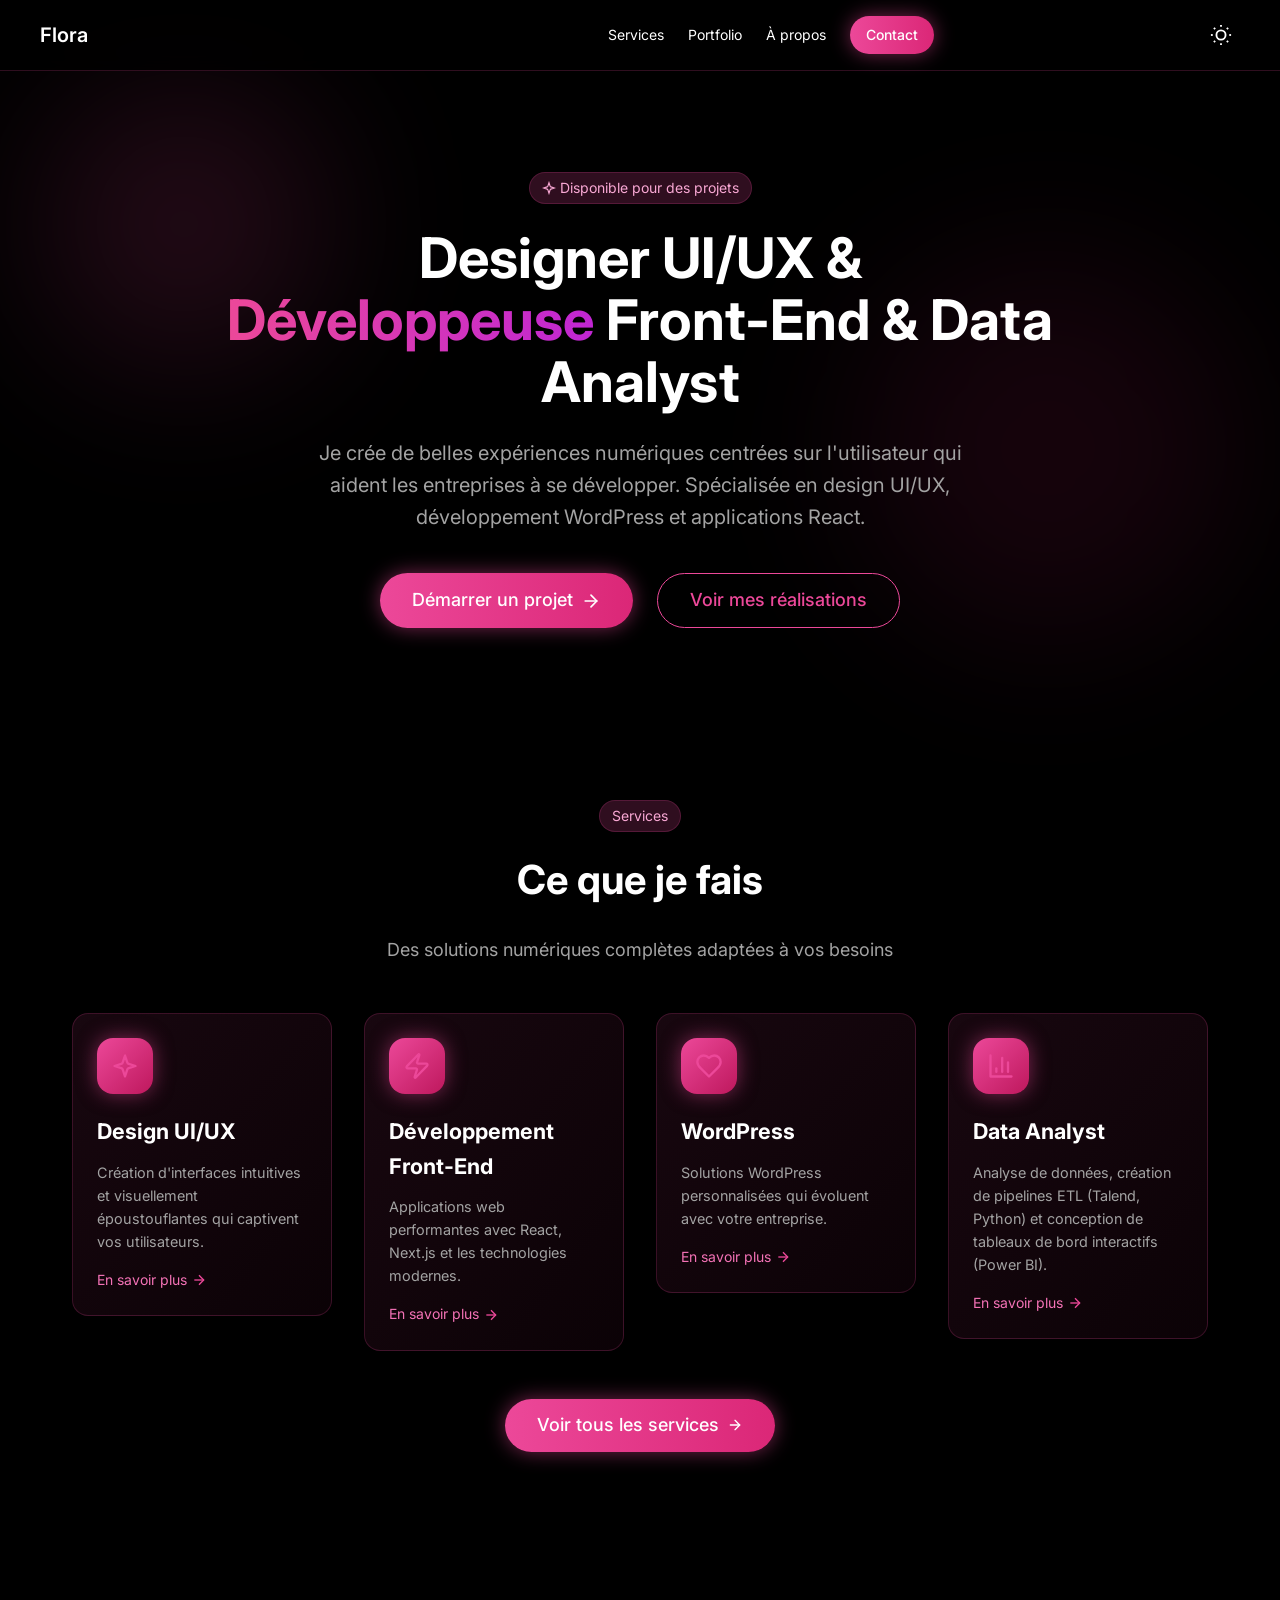
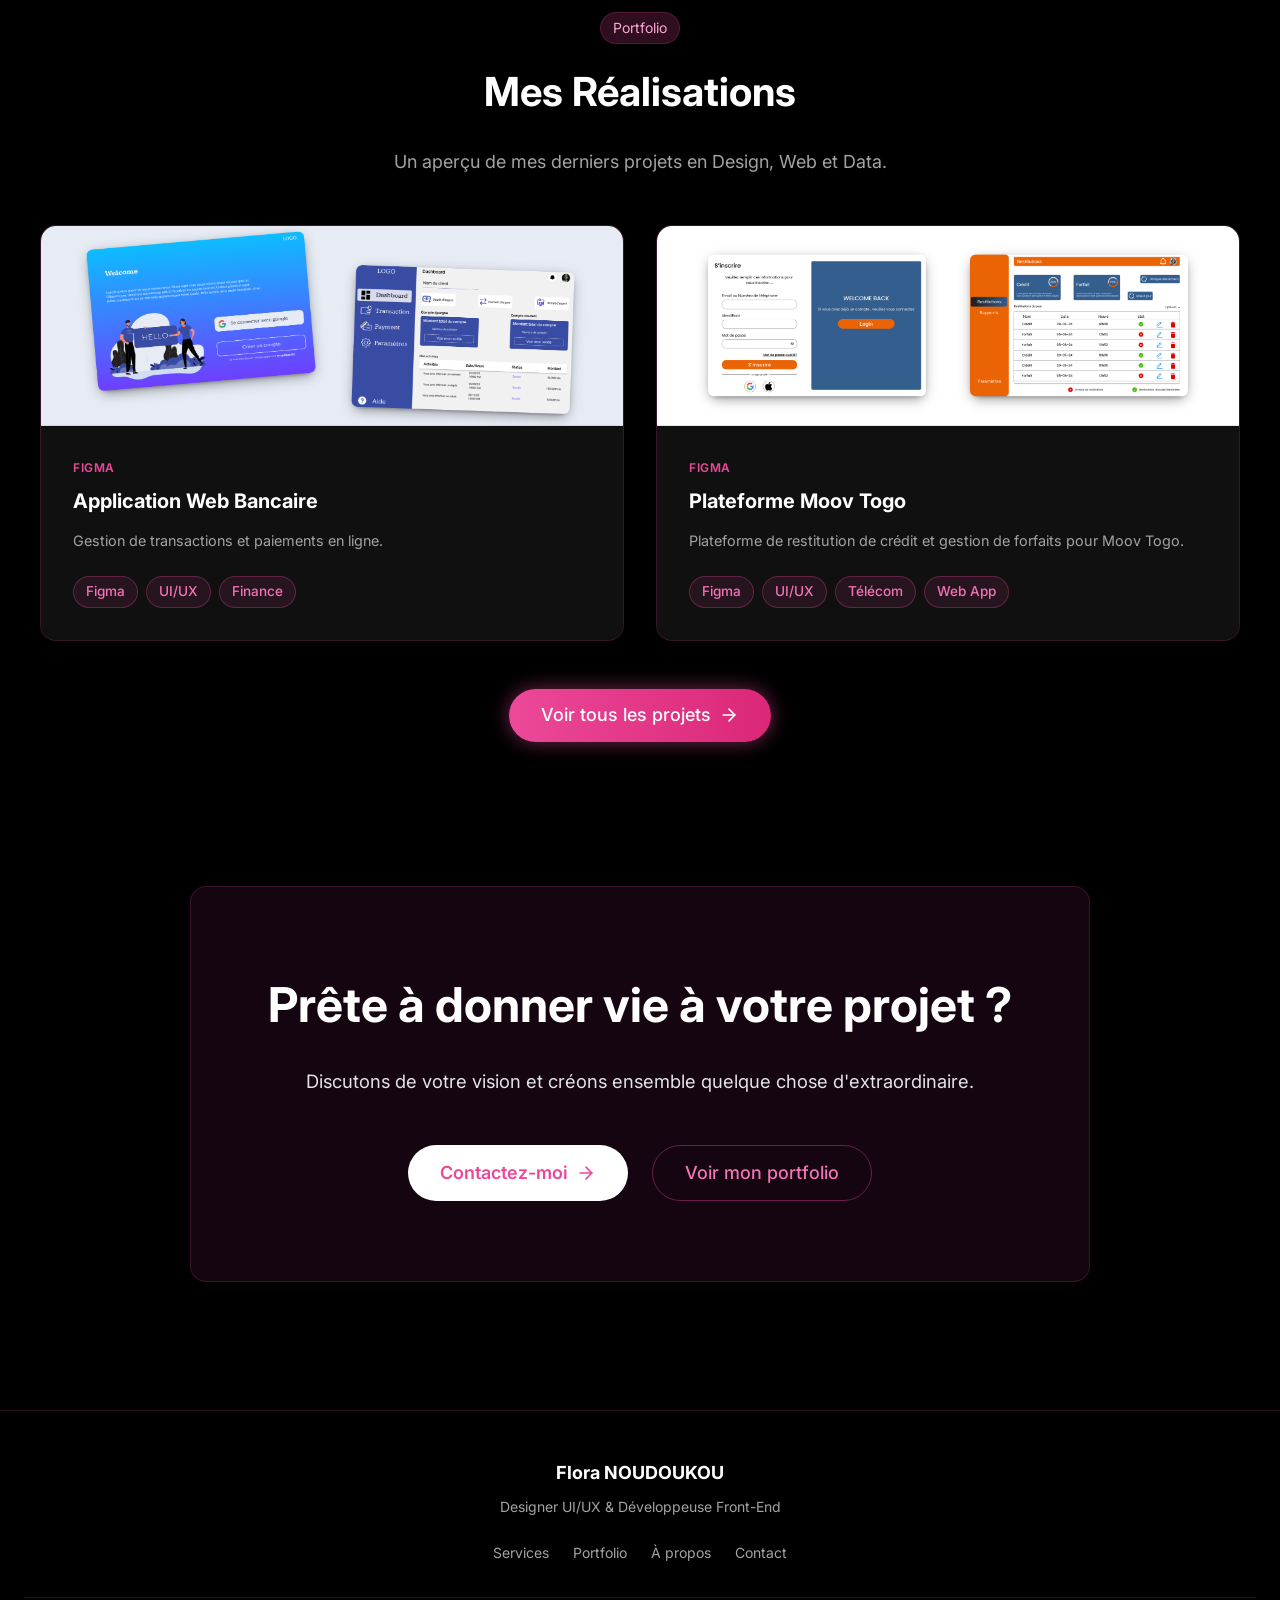
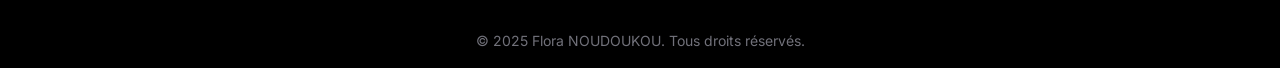
<file: index.html>
<!DOCTYPE html>
<html lang="fr">

<head>
  <meta charset="UTF-8">
  <meta name="viewport" content="width=device-width, initial-scale=1.0">
  <title>Flora - Portfolio</title>
  <link rel="stylesheet" href="style.css">
  <link href="https://fonts.googleapis.com/css2?family=Inter:wght@400;500;600;700&display=swap" rel="stylesheet">
</head>

<body>
  <nav class="navbar">
    <div class="nav-container">
      <a href="index.html" class="logo">Flora</a>
      <button id="mobile-menu-toggle" class="mobile-menu-btn" aria-label="Menu">
        <svg viewBox="0 0 24 24" fill="none" stroke="currentColor" stroke-width="2" stroke-linecap="round"
          stroke-linejoin="round">
          <line x1="3" y1="12" x2="21" y2="12"></line>
          <line x1="3" y1="6" x2="21" y2="6"></line>
          <line x1="3" y1="18" x2="21" y2="18"></line>
        </svg>
      </button>
      <div class="nav-links desktop-only">
        <a href="services.html">Services</a>
        <a href="#portfolio">Portfolio</a>
        <a href="about.html">À propos</a>
        <a href="contact.html" class="btn btn-primary glow-pink btn-sm">Contact</a>
      </div>
      <button class="theme-toggle-btn ml-2" aria-label="Changer le thème"
        style="background: none; border: none; cursor: pointer; color: var(--text-color); display: flex; align-items: center; justify-content: center; padding: 0.5rem;">
        <svg class="sun-icon" width="22" height="22" viewBox="0 0 24 24" fill="none" stroke="currentColor"
          stroke-width="2">
          <circle cx="12" cy="12" r="5" />
          <line x1="12" y1="1" x2="12" y2="3" />
          <line x1="12" y1="21" x2="12" y2="23" />
          <line x1="4.22" y1="4.22" x2="5.64" y2="5.64" />
          <line x1="18.36" y1="18.36" x2="19.78" y2="19.78" />
          <line x1="1" y1="12" x2="3" y2="12" />
          <line x1="21" y1="12" x2="23" y2="12" />
          <line x1="4.22" y1="19.78" x2="5.64" y2="18.36" />
          <line x1="18.36" y1="5.64" x2="19.78" y2="4.22" />
        </svg>
        <svg class="moon-icon" width="22" height="22" viewBox="0 0 24 24" fill="none" stroke="currentColor"
          stroke-width="2" style="display: none;">
          <path d="M21 12.79A9 9 0 1 1 11.21 3 7 7 0 0 0 21 12.79z" />
        </svg>
      </button>
    </div>
  </nav>

  <section class="hero relative-container">
    <div class="bg-orb orb-1"></div>
    <div class="bg-orb orb-2"></div>

    <div class="z-10 container">
      <div class="badge mb-6">
        <svg width="14" height="14" viewBox="0 0 24 24" fill="none" stroke="currentColor" stroke-width="2" class="mr-1">
          <path
            d="m12 3-1.912 5.813a2 2 0 0 1-1.275 1.275L3 12l5.813 1.912a2 2 0 0 1 1.275 1.275L12 21l1.912-5.813a2 2 0 0 1 1.275-1.275L21 12l-5.813-1.912a2 2 0 0 1-1.275-1.275L12 3Z" />
        </svg>
        Disponible pour des projets
      </div>

      <h1 class="hero-title">
        Designer UI/UX & <br>
        <span class="text-gradient">Développeuse</span> Front-End & Data Analyst
      </h1>

      <p class="hero-description">
        Je crée de belles expériences numériques centrées sur l'utilisateur qui aident les entreprises à se développer.
        Spécialisée en design UI/UX, développement WordPress et applications React.
      </p>

      <div class="button-group">
        <a href="contact.html" class="btn btn-primary glow-pink btn-lg">
          Démarrer un projet
          <svg width="20" height="20" viewBox="0 0 24 24" fill="none" stroke="currentColor" stroke-width="2"
            stroke-linecap="round" stroke-linejoin="round" class="ml-2">
            <path d="M5 12h14" />
            <path d="m12 5 7 7-7 7" />
          </svg>
        </a>
        <a href="portfolio.html" class="btn btn-outline btn-lg">Voir mes réalisations</a>
      </div>
    </div>
  </section>

  <section id="services" class="services-section">
    <div class="container text-center">
      <div class="badge mb-4">Services</div>
      <h2 class="section-title">Ce que je fais</h2>
      <p class="section-subtitle">Des solutions numériques complètes adaptées à vos besoins</p>

      <div class="grid-4">
        <div class="card group">
          <div class="card-icon glow-pink">
            <svg width="28" height="28" viewBox="0 0 24 24" fill="none" stroke="white" stroke-width="2"
              stroke-linecap="round" stroke-linejoin="round">
              <path
                d="m12 3-1.912 5.813a2 2 0 0 1-1.275 1.275L3 12l5.813 1.912a2 2 0 0 1 1.275 1.275L12 21l1.912-5.813a2 2 0 0 1 1.275-1.275L21 12l-5.813-1.912a2 2 0 0 1-1.275-1.275L12 3Z" />
            </svg>
          </div>
          <h3>Design UI/UX</h3>
          <p>Création d'interfaces intuitives et visuellement époustouflantes qui captivent vos utilisateurs.</p>
          <a href="#uiux" class="btn-link">En savoir plus <svg width="16" height="16" viewBox="0 0 24 24" fill="none"
              stroke="currentColor" stroke-width="2" class="ml-1">
              <path d="M5 12h14" />
              <path d="m12 5 7 7-7 7" />
            </svg></a>
        </div>

        <div class="card group">
          <div class="card-icon glow-pink">
            <svg width="28" height="28" viewBox="0 0 24 24" fill="none" stroke="white" stroke-width="2"
              stroke-linecap="round" stroke-linejoin="round">
              <path
                d="M4 14a1 1 0 0 1-.78-1.63l9.9-10.2a.5.5 0 0 1 .86.46l-1.92 6.02A1 1 0 0 0 13 10h7a1 1 0 0 1 .78 1.63l-9.9 10.2a.5.5 0 0 1-.86-.46l1.92-6.02A1 1 0 0 0 11 14z" />
            </svg>
          </div>
          <h3>Développement Front-End</h3>
          <p>Applications web performantes avec React, Next.js et les technologies modernes.</p>
          <a href="#frontend" class="btn-link">En savoir plus <svg width="16" height="16" viewBox="0 0 24 24"
              fill="none" stroke="currentColor" stroke-width="2" class="ml-1">
              <path d="M5 12h14" />
              <path d="m12 5 7 7-7 7" />
            </svg></a>
        </div>

        <div class="card group">
          <div class="card-icon glow-pink">
            <svg width="28" height="28" viewBox="0 0 24 24" fill="none" stroke="white" stroke-width="2"
              stroke-linecap="round" stroke-linejoin="round">
              <path
                d="M19 14c1.49-1.46 3-3.21 3-5.5A5.5 5.5 0 0 0 16.5 3c-1.76 0-3 .5-4.5 2-1.5-1.5-2.74-2-4.5-2A5.5 5.5 0 0 0 2 8.5c0 2.3 1.5 4.05 3 5.5l7 7Z" />
            </svg>
          </div>
          <h3>WordPress</h3>
          <p>Solutions WordPress personnalisées qui évoluent avec votre entreprise.</p>
          <a href="#wordpress" class="btn-link">En savoir plus <svg width="16" height="16" viewBox="0 0 24 24"
              fill="none" stroke="currentColor" stroke-width="2" class="ml-1">
              <path d="M5 12h14" />
              <path d="m12 5 7 7-7 7" />
            </svg></a>
        </div>

        <div class="card group">
          <div class="card-icon glow-pink">
            <svg width="28" height="28" viewBox="0 0 24 24" fill="none" stroke="white" stroke-width="2"
              stroke-linecap="round" stroke-linejoin="round">
              <path d="M3 3v18h18" />
              <path d="M18 17V9" />
              <path d="M13 17V5" />
              <path d="M8 17v-3" />
            </svg>
          </div>
          <h3>Data Analyst</h3>
          <p>Analyse de données, création de pipelines ETL (Talend, Python) et conception de tableaux de bord
            interactifs (Power BI).</p>
          <a href="services.html#data" class="btn-link">En savoir plus
            <svg width="16" height="16" viewBox="0 0 24 24" fill="none" stroke="currentColor" stroke-width="2"
              class="ml-1">
              <path d="M5 12h14" />
              <path d="m12 5 7 7-7 7" />
            </svg>
          </a>
        </div>
      </div>

      <div class="mt-12">
        <a href="services.html" class="btn btn-primary glow-pink btn-lg inline-flex">
          Voir tous les services
          <svg width="16" height="16" viewBox="0 0 24 24" fill="none" stroke="currentColor" stroke-width="2"
            stroke-linecap="round" stroke-linejoin="round" class="ml-2">
            <path d="M5 12h14" />
            <path d="m12 5 7 7-7 7" />
          </svg>
        </a>
      </div>
    </div>
  </section>

  <section id="portfolio" class="portfolio-section container">
    <div class="text-center mb-12">
      <div class="badge mb-4">Portfolio</div>
      <h2 class="section-title">Mes Réalisations</h2>
      <p class="section-subtitle">Un aperçu de mes derniers projets en Design, Web et Data.</p>
    </div>

    <div id="portfolio-grid-home" class="grid-3"></div>

    <div class="text-center mt-12">
      <a href="portfolio.html" class="btn btn-primary glow-pink btn-lg inline-flex">
        Voir tous les projets
        <svg width="20" height="20" viewBox="0 0 24 24" fill="none" stroke="currentColor" stroke-width="2"
          stroke-linecap="round" stroke-linejoin="round" class="ml-2">
          <path d="M5 12h14" />
          <path d="m12 5 7 7-7 7" />
        </svg>
      </a>
    </div>
  </section>

  <section class="cta-section container" style="margin-bottom: 4rem;">
    <div class="card cta-image-match">
      <h2>Prête à donner vie à votre projet ?</h2>
      <p>Discutons de votre vision et créons ensemble quelque chose d'extraordinaire.</p>
      <div class="cta-buttons-center">
        <a href="mailto:noudoukouflora24@gmail.com" class="btn btn-white-pink btn-lg">
          Contactez-moi
          <svg width="20" height="20" viewBox="0 0 24 24" fill="none" stroke="currentColor" stroke-width="2"
            stroke-linecap="round" stroke-linejoin="round" class="ml-2">
            <path d="M5 12h14" />
            <path d="m12 5 7 7-7 7" />
          </svg>
        </a>
        <a href="portfolio.html" class="btn btn-outline-dark btn-lg">Voir mon portfolio</a>
      </div>
    </div>
  </section>

  <footer class="footer border-t">
    <div class="container flex-between align-center mobile-col">
      <div class="footer-info">
        <h3>Flora NOUDOUKOU</h3>
        <p>Designer UI/UX & Développeuse Front-End</p>
      </div>
      <div class="footer-links">
        <a href="#services">Services</a>
        <a href="#portfolio">Portfolio</a>
        <a href="#about">À propos</a>
        <a href="#contact">Contact</a>
      </div>
    </div>
    <div class="footer-bottom border-t text-center">
      <p>© 2025 Flora NOUDOUKOU. Tous droits réservés.</p>
    </div>
  </footer>

  <script src="script.js"></script>
</body>

</html>
</file>
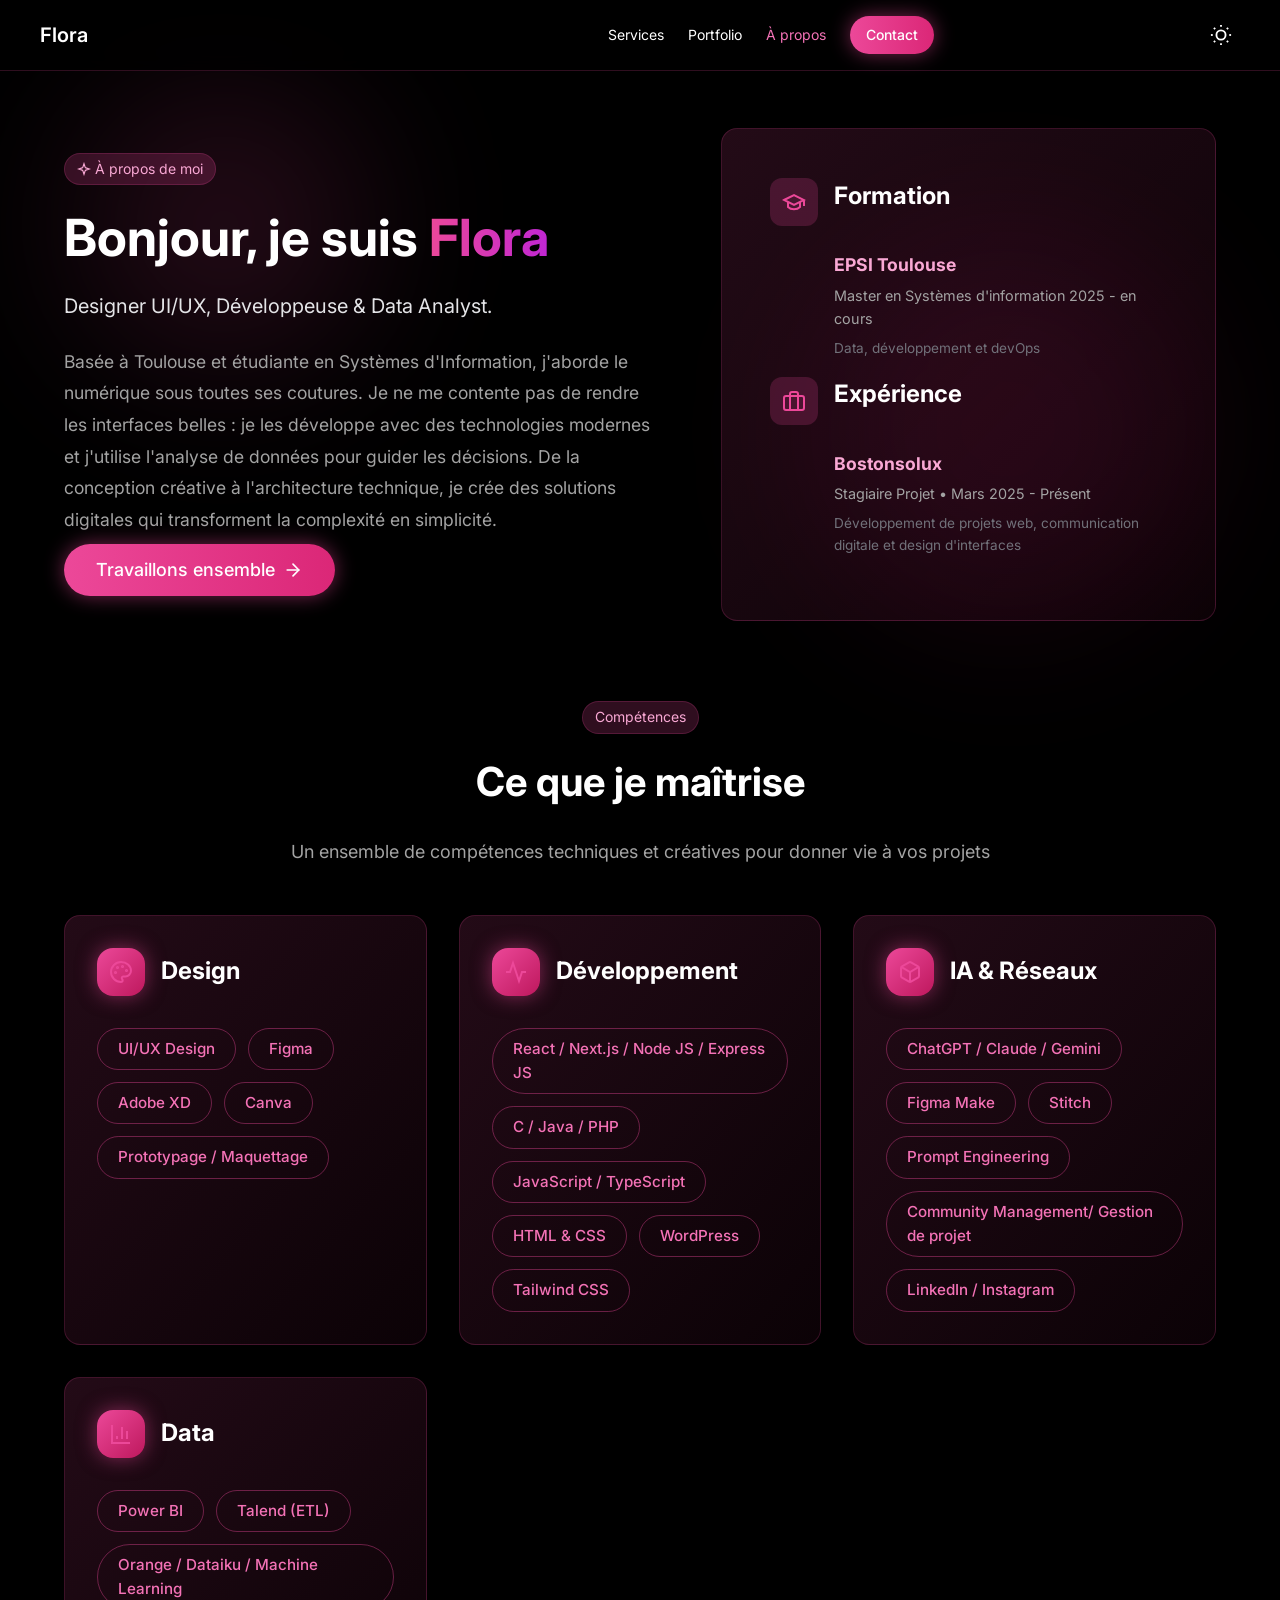
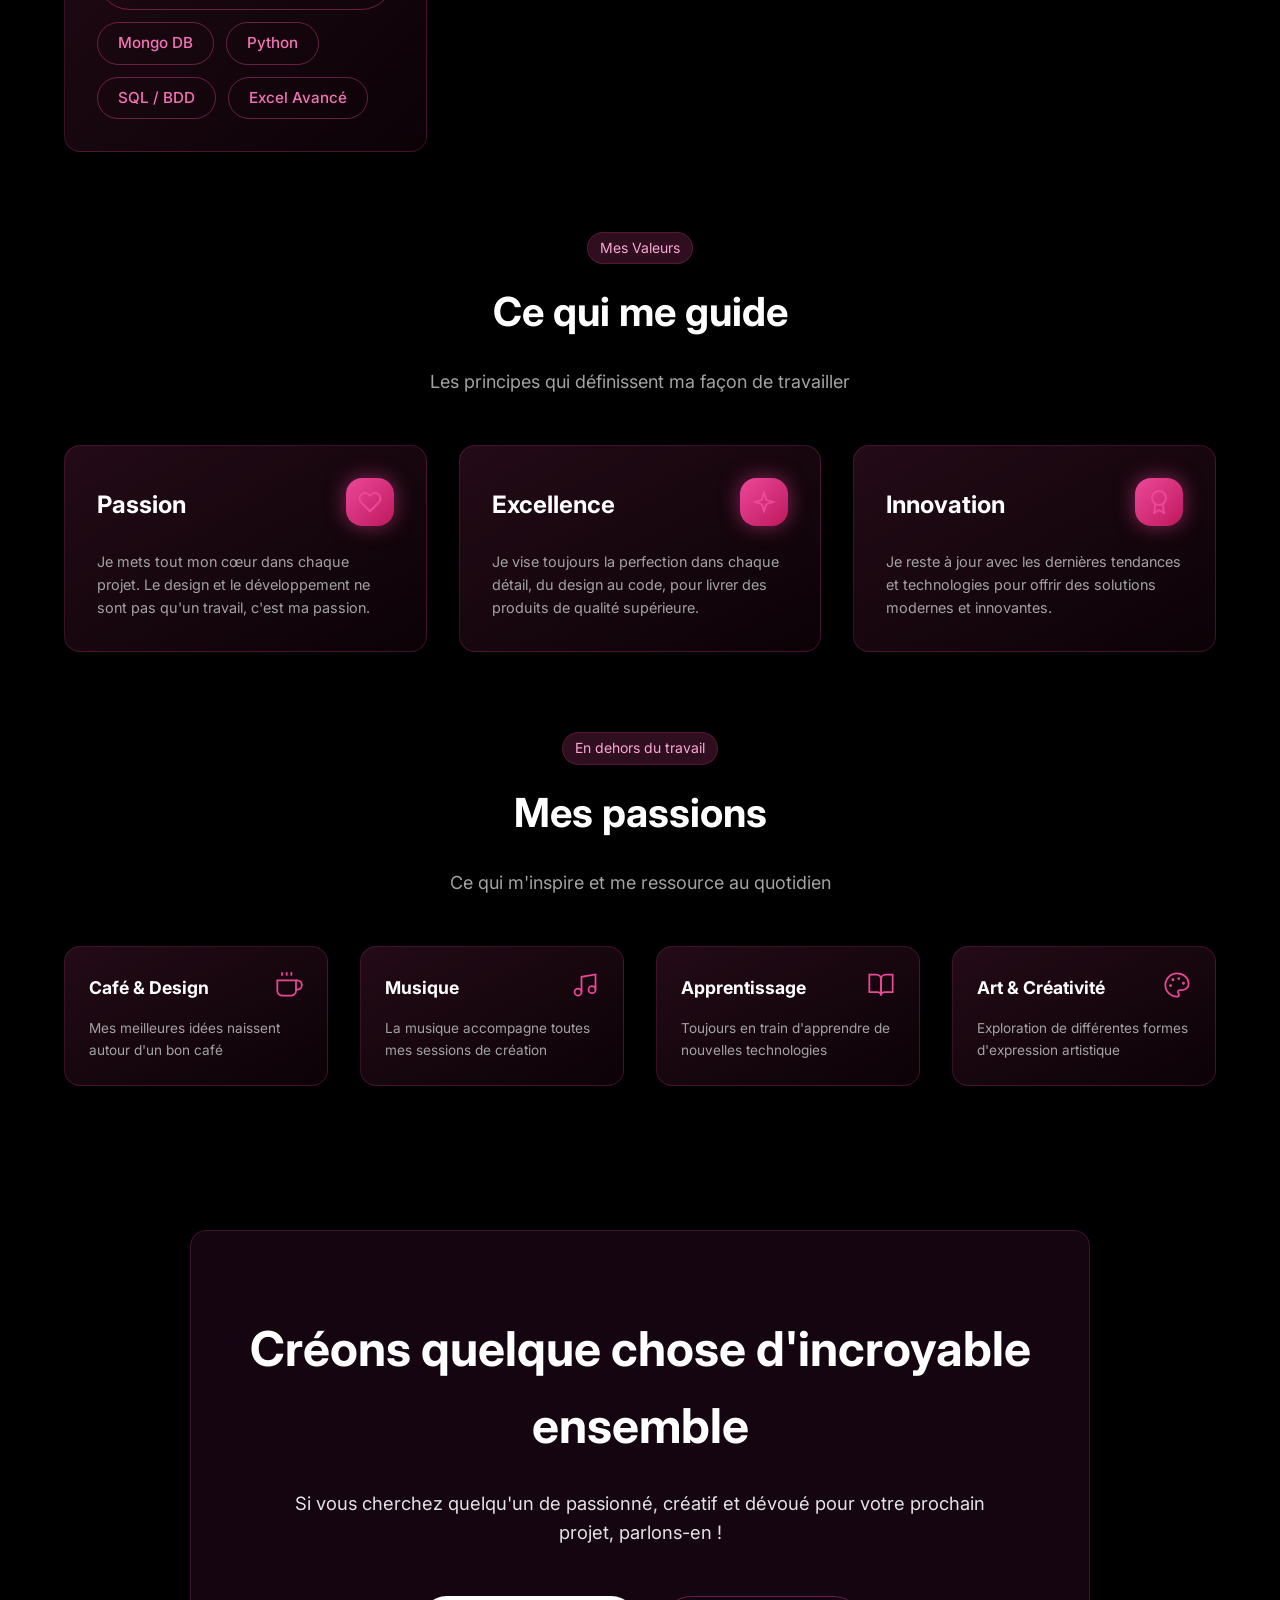
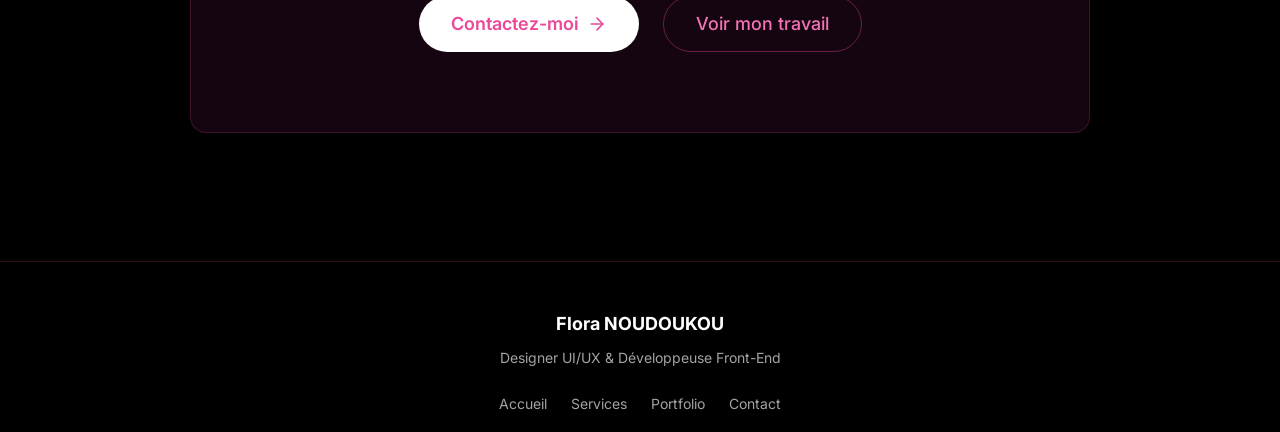
<file: about.html>
<!DOCTYPE html>
<html lang="fr">

<head>
    <meta charset="UTF-8">
    <meta name="viewport" content="width=device-width, initial-scale=1.0">
    <title>À propos - Flora</title>
    <link rel="stylesheet" href="style.css">
    <link href="https://fonts.googleapis.com/css2?family=Inter:wght@400;500;600;700&display=swap" rel="stylesheet">
</head>

<body>
    <nav class="navbar">
        <div class="nav-container">
            <a href="index.html" class="logo">Flora</a>
            <button id="mobile-menu-toggle" class="mobile-menu-btn" aria-label="Menu">
                <svg viewBox="0 0 24 24" fill="none" stroke="currentColor" stroke-width="2" stroke-linecap="round"
                    stroke-linejoin="round">
                    <line x1="3" y1="12" x2="21" y2="12"></line>
                    <line x1="3" y1="6" x2="21" y2="6"></line>
                    <line x1="3" y1="18" x2="21" y2="18"></line>
                </svg>
            </button>
            <div class="nav-links desktop-only">
                <a href="services.html">Services</a>
                <a href="portfolio.html">Portfolio</a>
                <a href="about.html" style="color: #f472b6;">À propos</a>
                <a href="contact.html" class="btn btn-primary glow-pink btn-sm" style="color: white;">Contact</a>
            </div>
            <button class="theme-toggle-btn ml-2" aria-label="Changer le thème"
                style="background: none; border: none; cursor: pointer; color: var(--text-color); display: flex; align-items: center; justify-content: center; padding: 0.5rem;">
                <svg class="sun-icon" width="22" height="22" viewBox="0 0 24 24" fill="none" stroke="currentColor"
                    stroke-width="2">
                    <circle cx="12" cy="12" r="5" />
                    <line x1="12" y1="1" x2="12" y2="3" />
                    <line x1="12" y1="21" x2="12" y2="23" />
                    <line x1="4.22" y1="4.22" x2="5.64" y2="5.64" />
                    <line x1="18.36" y1="18.36" x2="19.78" y2="19.78" />
                    <line x1="1" y1="12" x2="3" y2="12" />
                    <line x1="21" y1="12" x2="23" y2="12" />
                    <line x1="4.22" y1="19.78" x2="5.64" y2="18.36" />
                    <line x1="18.36" y1="5.64" x2="19.78" y2="4.22" />
                </svg>
                <svg class="moon-icon" width="22" height="22" viewBox="0 0 24 24" fill="none" stroke="currentColor"
                    stroke-width="2" style="display: none;">
                    <path d="M21 12.79A9 9 0 1 1 11.21 3 7 7 0 0 0 21 12.79z" />
                </svg>
            </button>
        </div>
    </nav>

    <section class="container relative-container" style="padding-top: 8rem; padding-bottom: 5rem;">
        <div class="bg-orb orb-1"></div>
        <div class="bg-orb orb-2"></div>

        <div class="about-hero-grid z-10 relative">
            <div>
                <div class="badge mb-6">
                    <svg width="14" height="14" viewBox="0 0 24 24" fill="none" stroke="currentColor" stroke-width="2"
                        class="mr-1">
                        <path
                            d="m12 3-1.912 5.813a2 2 0 0 1-1.275 1.275L3 12l5.813 1.912a2 2 0 0 1 1.275 1.275L12 21l1.912-5.813a2 2 0 0 1 1.275-1.275L21 12l-5.813-1.912a2 2 0 0 1-1.275-1.275L12 3Z" />
                    </svg>
                    À propos de moi
                </div>
                <h1 class="hero-title" style="font-size: clamp(2.5rem, 4vw, 3.5rem); margin-bottom: 1.5rem;">
                    Bonjour, je suis <span class="text-gradient">Flora</span>
                </h1>
                <p class="text-muted" style="font-size: 1.25rem; margin-bottom: 1.5rem; color: #e4e4e7;">
                    Designer UI/UX, Développeuse & Data Analyst.
                </p>
                <p class="text-muted mb-6" style="font-size: 1.1rem; line-height: 1.8;">
                    Basée à Toulouse et étudiante en Systèmes d'Information, j'aborde le numérique sous toutes
                    ses coutures. Je ne me contente pas de rendre les interfaces belles : je les développe avec des
                    technologies modernes et j'utilise l'analyse de données pour guider les décisions. De la conception
                    créative à l'architecture technique, je crée des
                    solutions digitales qui transforment la complexité en simplicité.
                </p>

                <a href="contact.html" class="btn btn-primary glow-pink btn-lg mt-4">
                    Travaillons ensemble
                    <svg width="20" height="20" viewBox="0 0 24 24" fill="none" stroke="currentColor" stroke-width="2"
                        stroke-linecap="round" stroke-linejoin="round" class="ml-2">
                        <path d="M5 12h14" />
                        <path d="m12 5 7 7-7 7" />
                    </svg>
                </a>
            </div>

            <div class="card bg-gradient-dark" style="padding: 3rem;">
                <div class="mb-12">
                    <div class="flex-align-center mb-6">
                        <div class="icon-box-pink">
                            <svg width="24" height="24" viewBox="0 0 24 24" fill="none" stroke="currentColor"
                                stroke-width="2">
                                <path d="M22 10v6M2 10l10-5 10 5-10 5z" />
                                <path d="M6 12v5c3 3 9 3 12 0v-5" />
                            </svg>
                        </div>
                        <h3 style="font-size: 1.5rem; margin-left: 1rem;">Formation</h3>
                    </div>
                    <div style="margin-left: 4rem;">
                        <h4 style="color: #f9a8d4; font-size: 1.1rem; margin-bottom: 0.25rem;">EPSI Toulouse</h4>
                        <p style="color: #a3a3a3; font-size: 0.9rem; margin-bottom: 0.5rem;">Master en Systèmes
                            d'information 2025 - en cours</p>
                        <p style="color: #71717a; font-size: 0.85rem;">Data, développement et devOps</p>
                    </div>
                </div>

                <div>
                    <div class="flex-align-center mb-6">
                        <div class="icon-box-pink">
                            <svg width="24" height="24" viewBox="0 0 24 24" fill="none" stroke="currentColor"
                                stroke-width="2">
                                <rect x="2" y="7" width="20" height="14" rx="2" ry="2" />
                                <path d="M16 21V5a2 2 0 0 0-2-2h-4a2 2 0 0 0-2 2v16" />
                            </svg>
                        </div>
                        <h3 style="font-size: 1.5rem; margin-left: 1rem;">Expérience</h3>
                    </div>
                    <div style="margin-left: 4rem;">
                        <h4 style="color: #f9a8d4; font-size: 1.1rem; margin-bottom: 0.25rem;">Bostonsolux</h4>
                        <p style="color: #a3a3a3; font-size: 0.9rem; margin-bottom: 0.5rem;">Stagiaire Projet • Mars
                            2025 - Présent</p>
                        <p style="color: #71717a; font-size: 0.85rem;">Développement de projets web, communication
                            digitale et design d'interfaces</p>
                    </div>
                </div>
            </div>
        </div>
    </section>

    <section class="container" style="padding-bottom: 5rem;">
        <div class="text-center mb-12">
            <div class="badge mb-4">Compétences</div>
            <h2 class="section-title">Ce que je maîtrise</h2>
            <p class="section-subtitle">Un ensemble de compétences techniques et créatives pour donner vie à vos projets
            </p>
        </div>

        <div class="grid-3">
            <div class="card bg-gradient-dark" style="padding: 2rem;">
                <div class="flex-align-center" style="margin-bottom: 2rem;">
                    <div class="card-icon glow-pink" style="margin-bottom: 0; width: 3rem; height: 3rem;">
                        <svg width="24" height="24" viewBox="0 0 24 24" fill="none" stroke="white" stroke-width="2">
                            <circle cx="13.5" cy="6.5" r=".5" fill="currentColor" />
                            <circle cx="17.5" cy="10.5" r=".5" fill="currentColor" />
                            <circle cx="8.5" cy="7.5" r=".5" fill="currentColor" />
                            <circle cx="6.5" cy="12.5" r=".5" fill="currentColor" />
                            <path
                                d="M12 2C6.5 2 2 6.5 2 12s4.5 10 10 10c.926 0 1.648-.746 1.648-1.688 0-.437-.18-.835-.437-1.125-.29-.289-.438-.652-.438-1.125a1.64 1.64 0 0 1 1.668-1.668h1.996c3.051 0 5.555-2.503 5.555-5.554C21.965 6.012 17.461 2 12 2z" />
                        </svg>
                    </div>
                    <h3 style="font-size: 1.5rem; margin-left: 1rem; margin-bottom: 0;">Design</h3>
                </div>
                <div class="skills-tags-container">
                    <span class="skill-tag">UI/UX Design</span>
                    <span class="skill-tag">Figma</span>
                    <span class="skill-tag">Adobe XD</span>
                    <span class="skill-tag">Canva</span>
                    <span class="skill-tag">Prototypage / Maquettage</span>
                </div>
            </div>

            <div class="card bg-gradient-dark" style="padding: 2rem;">
                <div class="flex-align-center" style="margin-bottom: 2rem;">
                    <div class="card-icon glow-pink" style="margin-bottom: 0; width: 3rem; height: 3rem;">
                        <svg width="24" height="24" viewBox="0 0 24 24" fill="none" stroke="white" stroke-width="2">
                            <path d="M22 12h-4l-3 9L9 3l-3 9H2" />
                        </svg>
                    </div>
                    <h3 style="font-size: 1.5rem; margin-left: 1rem; margin-bottom: 0;">Développement</h3>
                </div>
                <div class="skills-tags-container">
                    <span class="skill-tag">React / Next.js / Node JS / Express JS</span>
                    <span class="skill-tag">C / Java / PHP</span>
                    <span class="skill-tag">JavaScript / TypeScript</span>
                    <span class="skill-tag">HTML & CSS</span>
                    <span class="skill-tag">WordPress</span>
                    <span class="skill-tag">Tailwind CSS</span>
                </div>
            </div>

            <div class="card bg-gradient-dark" style="padding: 2rem;">
                <div class="flex-align-center" style="margin-bottom: 2rem;">
                    <div class="card-icon glow-pink" style="margin-bottom: 0; width: 3rem; height: 3rem;">
                        <svg width="24" height="24" viewBox="0 0 24 24" fill="none" stroke="white" stroke-width="2">
                            <path
                                d="M21 16V8a2 2 0 0 0-1-1.73l-7-4a2 2 0 0 0-2 0l-7 4A2 2 0 0 0 3 8v8a2 2 0 0 0 1 1.73l7 4a2 2 0 0 0 2 0l7-4A2 2 0 0 0 21 16z">
                            </path>
                            <polyline points="3.27 6.96 12 12.01 20.73 6.96"></polyline>
                            <line x1="12" y1="22.08" x2="12" y2="12"></line>
                        </svg>
                    </div>
                    <h3 style="font-size: 1.5rem; margin-left: 1rem; margin-bottom: 0;">IA & Réseaux</h3>
                </div>
                <div class="skills-tags-container">
                    <span class="skill-tag">ChatGPT / Claude / Gemini</span>
                    <span class="skill-tag">Figma Make</span>
                    <span class="skill-tag">Stitch</span>
                    <span class="skill-tag">Prompt Engineering</span>
                    <span class="skill-tag">Community Management/ Gestion de projet</span>
                    <span class="skill-tag">LinkedIn / Instagram</span>
                </div>
            </div>

            <div class="card bg-gradient-dark" style="padding: 2rem;">
                <div class="flex-align-center" style="margin-bottom: 2rem;">
                    <div class="card-icon glow-pink" style="margin-bottom: 0; width: 3rem; height: 3rem;">
                        <svg width="24" height="24" viewBox="0 0 24 24" fill="none" stroke="white" stroke-width="2">
                            <path d="M3 3v18h18" />
                            <path d="M18 17V9" />
                            <path d="M13 17V5" />
                            <path d="M8 17v-3" />
                        </svg>
                    </div>
                    <h3 style="font-size: 1.5rem; margin-left: 1rem; margin-bottom: 0;">Data</h3>
                </div>
                <div class="skills-tags-container">
                    <span class="skill-tag">Power BI</span>
                    <span class="skill-tag">Talend (ETL)</span>
                    <span class="skill-tag">Orange / Dataiku / Machine Learning</span>
                    <span class="skill-tag">Mongo DB</span>
                    <span class="skill-tag">Python</span>
                    <span class="skill-tag">SQL / BDD</span>
                    <span class="skill-tag">Excel Avancé</span>
                </div>
            </div>
        </div>
    </section>

    <section class="container" style="padding-bottom: 5rem;">
        <div class="text-center mb-12">
            <div class="badge mb-4">Mes Valeurs</div>
            <h2 class="section-title">Ce qui me guide</h2>
            <p class="section-subtitle">Les principes qui définissent ma façon de travailler</p>
        </div>

        <div class="grid-3">
            <div class="card bg-gradient-dark" style="text-align: left; padding: 2rem;">
                <div
                    style="display: flex; justify-content: space-between; align-items: flex-start; margin-bottom: 1.5rem;">
                    <h3 style="font-size: 1.5rem; margin-bottom: 0; margin-top: 0.5rem;">Passion</h3>
                    <div class="card-icon glow-pink" style="margin: 0; width: 3rem; height: 3rem; flex-shrink: 0;">
                        <svg width="24" height="24" viewBox="0 0 24 24" fill="none" stroke="white" stroke-width="2">
                            <path
                                d="M20.84 4.61a5.5 5.5 0 0 0-7.78 0L12 5.67l-1.06-1.06a5.5 5.5 0 0 0-7.78 7.78l1.06 1.06L12 21.23l7.78-7.78 1.06-1.06a5.5 5.5 0 0 0 0-7.78z" />
                        </svg>
                    </div>
                </div>
                <p class="text-muted" style="margin-bottom: 0;">Je mets tout mon cœur dans chaque projet. Le design et
                    le développement ne sont pas qu'un travail, c'est ma passion.</p>
            </div>

            <div class="card bg-gradient-dark" style="text-align: left; padding: 2rem;">
                <div
                    style="display: flex; justify-content: space-between; align-items: flex-start; margin-bottom: 1.5rem;">
                    <h3 style="font-size: 1.5rem; margin-bottom: 0; margin-top: 0.5rem;">Excellence</h3>
                    <div class="card-icon glow-pink" style="margin: 0; width: 3rem; height: 3rem; flex-shrink: 0;">
                        <svg width="24" height="24" viewBox="0 0 24 24" fill="none" stroke="white" stroke-width="2">
                            <path
                                d="m12 3-1.912 5.813a2 2 0 0 1-1.275 1.275L3 12l5.813 1.912a2 2 0 0 1 1.275 1.275L12 21l1.912-5.813a2 2 0 0 1 1.275-1.275L21 12l-5.813-1.912a2 2 0 0 1-1.275-1.275L12 3Z" />
                        </svg>
                    </div>
                </div>
                <p class="text-muted" style="margin-bottom: 0;">Je vise toujours la perfection dans chaque détail, du
                    design au code, pour livrer des produits de qualité supérieure.</p>
            </div>

            <div class="card bg-gradient-dark" style="text-align: left; padding: 2rem;">
                <div
                    style="display: flex; justify-content: space-between; align-items: flex-start; margin-bottom: 1.5rem;">
                    <h3 style="font-size: 1.5rem; margin-bottom: 0; margin-top: 0.5rem;">Innovation</h3>
                    <div class="card-icon glow-pink" style="margin: 0; width: 3rem; height: 3rem; flex-shrink: 0;">
                        <svg width="24" height="24" viewBox="0 0 24 24" fill="none" stroke="white" stroke-width="2">
                            <circle cx="12" cy="8" r="7" />
                            <polyline points="8.21 13.89 7 23 12 20 17 23 15.79 13.88" />
                        </svg>
                    </div>
                </div>
                <p class="text-muted" style="margin-bottom: 0;">Je reste à jour avec les dernières tendances et
                    technologies pour offrir des solutions modernes et innovantes.</p>
            </div>
        </div>
    </section>

    <section class="container" style="padding-bottom: 5rem;">
        <div class="text-center mb-12">
            <div class="badge mb-4">En dehors du travail</div>
            <h2 class="section-title">Mes passions</h2>
            <p class="section-subtitle">Ce qui m'inspire et me ressource au quotidien</p>
        </div>

        <div class="grid-4" style="grid-template-columns: repeat(auto-fit, minmax(200px, 1fr));">
            <div class="card bg-gradient-dark" style="text-align: left; padding: 1.5rem; aspect-ratio: auto;">
                <div
                    style="display: flex; justify-content: space-between; align-items: flex-start; margin-bottom: 1rem;">
                    <h4 style="font-size: 1.1rem; margin-bottom: 0; margin-top: 0.2rem;">Café & Design</h4>
                    <svg width="28" height="28" viewBox="0 0 24 24" fill="none" stroke="#f472b6" stroke-width="1.5"
                        style="flex-shrink: 0; margin-left: 0.5rem;">
                        <path d="M18 8h1a4 4 0 0 1 0 8h-1" />
                        <path d="M2 8h16v9a4 4 0 0 1-4 4H6a4 4 0 0 1-4-4V8z" />
                        <line x1="6" y1="1" x2="6" y2="4" />
                        <line x1="10" y1="1" x2="10" y2="4" />
                        <line x1="14" y1="1" x2="14" y2="4" />
                    </svg>
                </div>
                <p class="text-muted" style="font-size: 0.85rem; margin-bottom: 0;">Mes meilleures idées naissent autour
                    d'un bon café</p>
            </div>

            <div class="card bg-gradient-dark" style="text-align: left; padding: 1.5rem; aspect-ratio: auto;">
                <div
                    style="display: flex; justify-content: space-between; align-items: flex-start; margin-bottom: 1rem;">
                    <h4 style="font-size: 1.1rem; margin-bottom: 0; margin-top: 0.2rem;">Musique</h4>
                    <svg width="28" height="28" viewBox="0 0 24 24" fill="none" stroke="#f472b6" stroke-width="1.5"
                        style="flex-shrink: 0; margin-left: 0.5rem;">
                        <path d="M9 18V5l12-2v13" />
                        <circle cx="6" cy="18" r="3" />
                        <circle cx="18" cy="16" r="3" />
                    </svg>
                </div>
                <p class="text-muted" style="font-size: 0.85rem; margin-bottom: 0;">La musique accompagne toutes mes
                    sessions de création</p>
            </div>

            <div class="card bg-gradient-dark" style="text-align: left; padding: 1.5rem; aspect-ratio: auto;">
                <div
                    style="display: flex; justify-content: space-between; align-items: flex-start; margin-bottom: 1rem;">
                    <h4 style="font-size: 1.1rem; margin-bottom: 0; margin-top: 0.2rem;">Apprentissage</h4>
                    <svg width="28" height="28" viewBox="0 0 24 24" fill="none" stroke="#f472b6" stroke-width="1.5"
                        style="flex-shrink: 0; margin-left: 0.5rem;">
                        <path d="M2 3h6a4 4 0 0 1 4 4v14a3 3 0 0 0-3-3H2z" />
                        <path d="M22 3h-6a4 4 0 0 0-4 4v14a3 3 0 0 1 3-3h7z" />
                    </svg>
                </div>
                <p class="text-muted" style="font-size: 0.85rem; margin-bottom: 0;">Toujours en train d'apprendre de
                    nouvelles technologies</p>
            </div>

            <div class="card bg-gradient-dark" style="text-align: left; padding: 1.5rem; aspect-ratio: auto;">
                <div
                    style="display: flex; justify-content: space-between; align-items: flex-start; margin-bottom: 1rem;">
                    <h4 style="font-size: 1.1rem; margin-bottom: 0; margin-top: 0.2rem;">Art & Créativité</h4>
                    <svg width="28" height="28" viewBox="0 0 24 24" fill="none" stroke="#f472b6" stroke-width="1.5"
                        style="flex-shrink: 0; margin-left: 0.5rem;">
                        <circle cx="13.5" cy="6.5" r=".5" fill="currentColor" />
                        <circle cx="17.5" cy="10.5" r=".5" fill="currentColor" />
                        <circle cx="8.5" cy="7.5" r=".5" fill="currentColor" />
                        <circle cx="6.5" cy="12.5" r=".5" fill="currentColor" />
                        <path
                            d="M12 2C6.5 2 2 6.5 2 12s4.5 10 10 10c.926 0 1.648-.746 1.648-1.688 0-.437-.18-.835-.437-1.125-.29-.289-.438-.652-.438-1.125a1.64 1.64 0 0 1 1.668-1.668h1.996c3.051 0 5.555-2.503 5.555-5.554C21.965 6.012 17.461 2 12 2z" />
                    </svg>
                </div>
                <p class="text-muted" style="font-size: 0.85rem; margin-bottom: 0;">Exploration de différentes formes
                    d'expression artistique</p>
            </div>
        </div>
    </section>

    <section class="cta-section container" style="margin-bottom: 4rem;">
        <div class="card cta-image-match">
            <h2>Créons quelque chose d'incroyable ensemble</h2>
            <p>Si vous cherchez quelqu'un de passionné, créatif et dévoué pour votre prochain projet, parlons-en !</p>
            <div class="cta-buttons-center">
                <a href="contact.html" class="btn btn-white-pink btn-lg">
                    Contactez-moi
                    <svg width="20" height="20" viewBox="0 0 24 24" fill="none" stroke="currentColor" stroke-width="2"
                        stroke-linecap="round" stroke-linejoin="round" class="ml-2">
                        <path d="M5 12h14" />
                        <path d="m12 5 7 7-7 7" />
                    </svg>
                </a>
                <a href="portfolio.html" class="btn btn-outline-dark btn-lg">Voir mon travail</a>
            </div>
        </div>
    </section>

    <footer class="footer border-t">
        <div class="container flex-between align-center mobile-col">
            <div class="footer-info">
                <h3>Flora NOUDOUKOU</h3>
                <p>Designer UI/UX & Développeuse Front-End</p>
            </div>
            <div class="footer-links">
                <a href="index.html">Accueil</a>
                <a href="services.html">Services</a>
                <a href="portfolio.html">Portfolio</a>
                <a href="contact.html">Contact</a>
            </div>
        </div>
    </footer>

    <script src="script.js"></script>
</body>

</html>
</file>
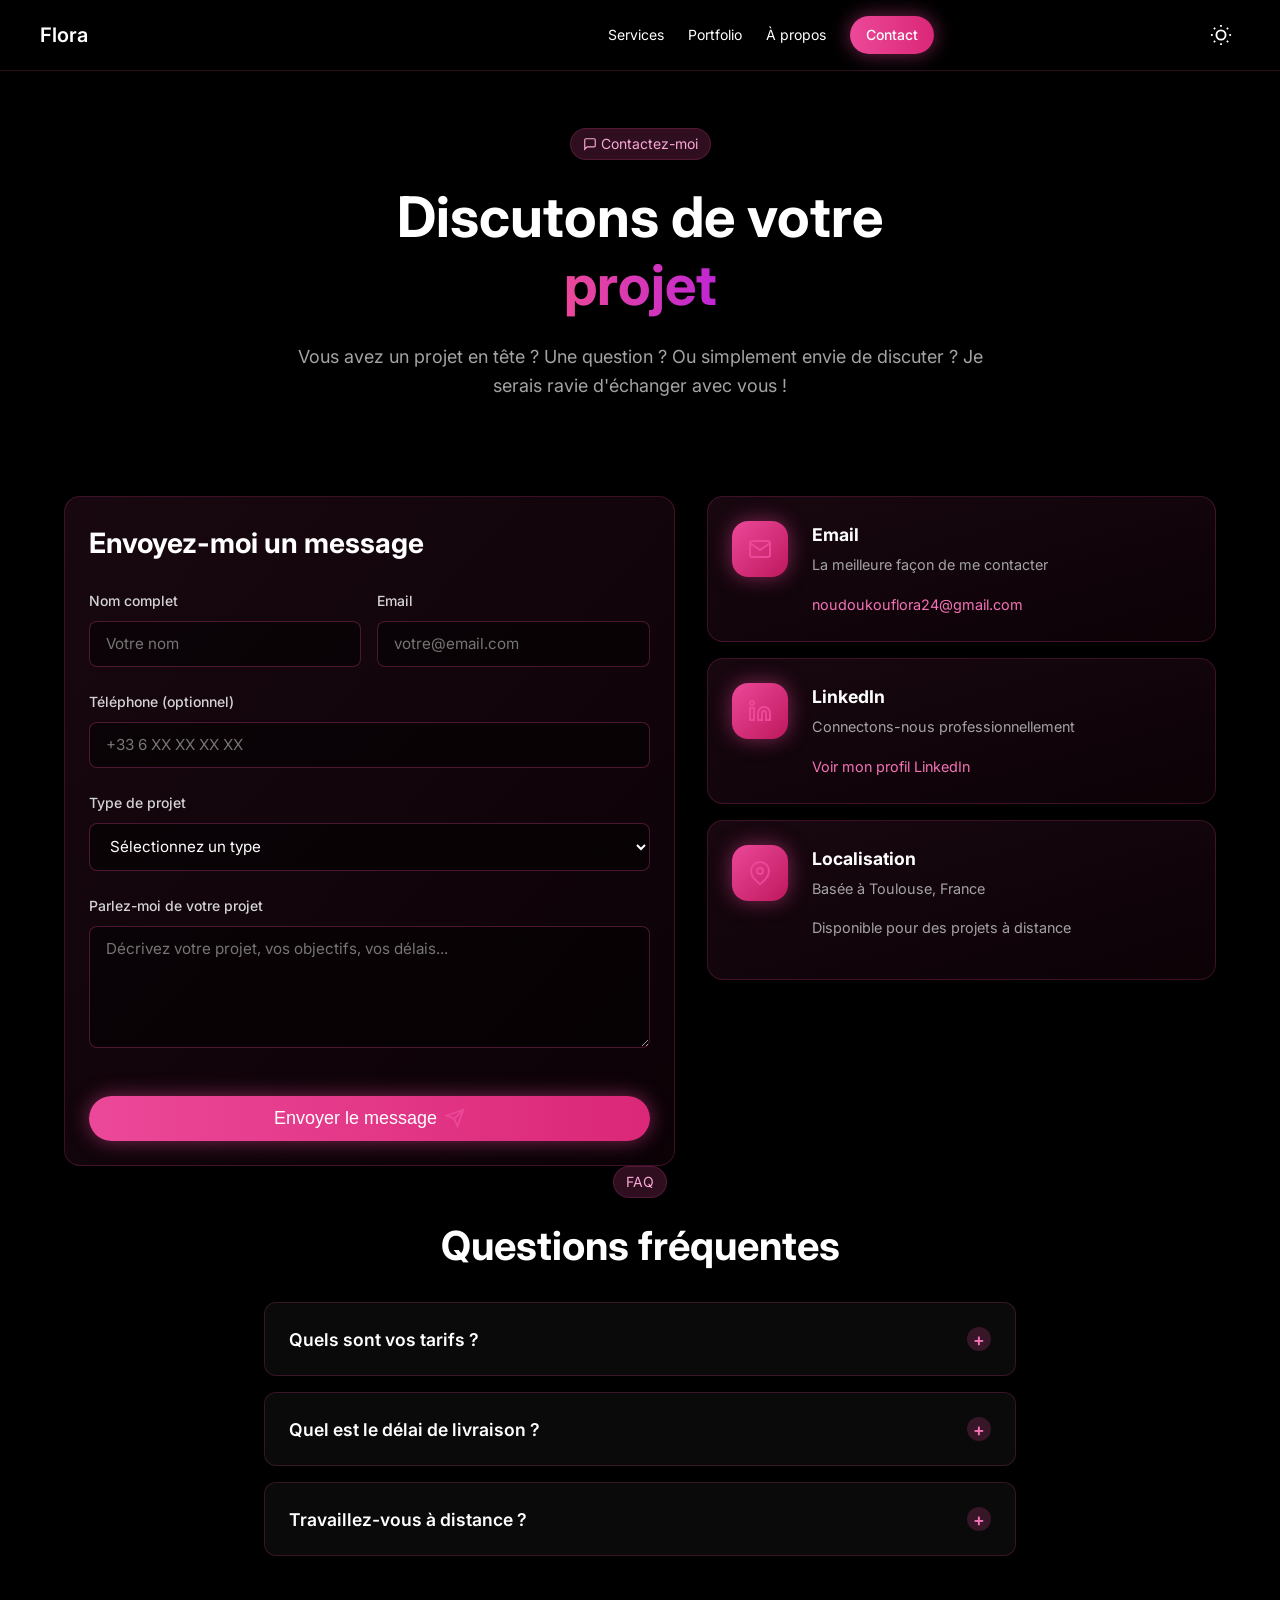
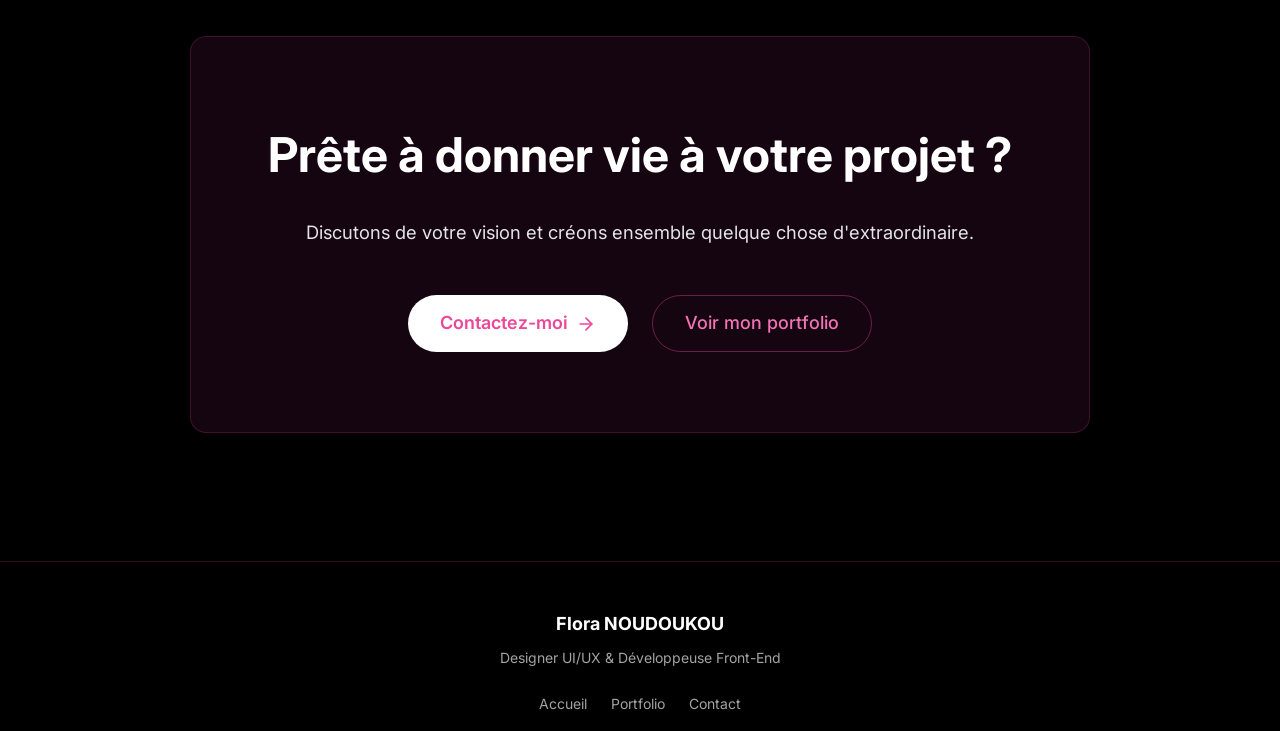
<file: contact.html>
<!DOCTYPE html>
<html lang="fr">

<head>
    <meta charset="UTF-8">
    <meta name="viewport" content="width=device-width, initial-scale=1.0">
    <title>Contact - Flora</title>
    <link rel="stylesheet" href="style.css">
    <link href="https://fonts.googleapis.com/css2?family=Inter:wght@400;500;600;700&display=swap" rel="stylesheet">
</head>

<body>
    <nav class="navbar">
        <div class="nav-container">
            <a href="index.html" class="logo">Flora</a>
            <button id="mobile-menu-toggle" class="mobile-menu-btn" aria-label="Menu">
                <svg viewBox="0 0 24 24" fill="none" stroke="currentColor" stroke-width="2" stroke-linecap="round"
                    stroke-linejoin="round">
                    <line x1="3" y1="12" x2="21" y2="12"></line>
                    <line x1="3" y1="6" x2="21" y2="6"></line>
                    <line x1="3" y1="18" x2="21" y2="18"></line>
                </svg>
            </button>
            <div class="nav-links desktop-only">
                <a href="index.html#services">Services</a>
                <a href="portfolio.html">Portfolio</a>
                <a href="index.html#about">À propos</a>
                <a href="contact.html" class="btn btn-primary glow-pink btn-sm" style="color: white;">Contact</a>
            </div>
            <button class="theme-toggle-btn ml-2" aria-label="Changer le thème"
                style="background: none; border: none; cursor: pointer; color: var(--text-color); display: flex; align-items: center; justify-content: center; padding: 0.5rem;">
                <svg class="sun-icon" width="22" height="22" viewBox="0 0 24 24" fill="none" stroke="currentColor"
                    stroke-width="2">
                    <circle cx="12" cy="12" r="5" />
                    <line x1="12" y1="1" x2="12" y2="3" />
                    <line x1="12" y1="21" x2="12" y2="23" />
                    <line x1="4.22" y1="4.22" x2="5.64" y2="5.64" />
                    <line x1="18.36" y1="18.36" x2="19.78" y2="19.78" />
                    <line x1="1" y1="12" x2="3" y2="12" />
                    <line x1="21" y1="12" x2="23" y2="12" />
                    <line x1="4.22" y1="19.78" x2="5.64" y2="18.36" />
                    <line x1="18.36" y1="5.64" x2="19.78" y2="4.22" />
                </svg>
                <svg class="moon-icon" width="22" height="22" viewBox="0 0 24 24" fill="none" stroke="currentColor"
                    stroke-width="2" style="display: none;">
                    <path d="M21 12.79A9 9 0 1 1 11.21 3 7 7 0 0 0 21 12.79z" />
                </svg>
            </button>
        </div>
    </nav>

    <section class="section-header container">
        <div class="badge mb-6 mx-auto">
            <svg width="14" height="14" viewBox="0 0 24 24" fill="none" stroke="currentColor" stroke-width="2"
                class="mr-1">
                <path d="M21 15a2 2 0 0 1-2 2H7l-4 4V5a2 2 0 0 1 2-2h14a2 2 0 0 1 2 2z"></path>
            </svg>
            Contactez-moi
        </div>

        <h1 class="hero-title text-center">
            Discutons de votre <br>
            <span class="text-gradient">projet</span>
        </h1>

        <p class="section-subtitle text-center mx-auto">
            Vous avez un projet en tête ? Une question ? Ou simplement envie de discuter ? Je serais ravie d'échanger
            avec vous !
        </p>
    </section>

    <section class="container mb-12">
        <div class="contact-grid">

            <div class="card form-card">
                <h2 style="font-size: 1.75rem; margin-bottom: 1.5rem;">Envoyez-moi un message</h2>
                <form id="contactForm">
                    <div class="form-row">
                        <div class="form-group">
                            <label class="form-label">Nom complet</label>
                            <input type="text" class="form-control" placeholder="Votre nom">
                        </div>
                        <div class="form-group">
                            <label class="form-label">Email</label>
                            <input type="email" class="form-control" placeholder="votre@email.com">
                        </div>
                    </div>

                    <div class="form-group">
                        <label class="form-label">Téléphone (optionnel)</label>
                        <input type="tel" class="form-control" placeholder="+33 6 XX XX XX XX">
                    </div>

                    <div class="form-group">
                        <label class="form-label">Type de projet</label>
                        <select class="form-control">
                            <option value="">Sélectionnez un type</option>
                            <option value="uiux">Design UI/UX</option>
                            <option value="frontend">Développement Front-End</option>
                            <option value="wordpress">Développement WordPress</option>
                            <option value="data">Data Analyse / Power BI</option>
                            <option value="full">Projet complet</option>
                        </select>
                    </div>

                    <div class="form-group">
                        <label class="form-label">Parlez-moi de votre projet</label>
                        <textarea rows="5" class="form-control"
                            placeholder="Décrivez votre projet, vos objectifs, vos délais..."></textarea>
                    </div>

                    <button type="submit" class="btn btn-primary btn-lg w-full glow-pink"
                        style="width: 100%; margin-top: 1rem;">
                        Envoyer le message
                        <svg width="20" height="20" viewBox="0 0 24 24" fill="none" stroke="currentColor"
                            stroke-width="2" class="ml-2">
                            <line x1="22" y1="2" x2="11" y2="13"></line>
                            <polygon points="22 2 15 22 11 13 2 9 22 2"></polygon>
                        </svg>
                    </button>
                </form>
            </div>

            <div class="contact-info-list">
                <div class="card info-card">
                    <div class="card-icon glow-pink flex-shrink-0" style="margin-bottom: 0;">
                        <svg width="24" height="24" viewBox="0 0 24 24" fill="none" stroke="white" stroke-width="2">
                            <path d="M4 4h16c1.1 0 2 .9 2 2v12c0 1.1-.9 2-2 2H4c-1.1 0-2-.9-2-2V6c0-1.1.9-2 2-2z">
                            </path>
                            <polyline points="22,6 12,13 2,6"></polyline>
                        </svg>
                    </div>
                    <div class="info-content">
                        <h3>Email</h3>
                        <p class="text-muted">La meilleure façon de me contacter</p>
                        <a href="mailto:noudoukouflora24@gmail.com" class="text-link">noudoukouflora24@gmail.com</a>
                    </div>
                </div>

                <div class="card info-card">
                    <div class="card-icon glow-pink flex-shrink-0" style="margin-bottom: 0;">
                        <svg width="24" height="24" viewBox="0 0 24 24" fill="none" stroke="white" stroke-width="2">
                            <path d="M16 8a6 6 0 0 1 6 6v7h-4v-7a2 2 0 0 0-2-2 2 2 0 0 0-2 2v7h-4v-7a6 6 0 0 1 6-6z">
                            </path>
                            <rect x="2" y="9" width="4" height="12"></rect>
                            <circle cx="4" cy="4" r="2"></circle>
                        </svg>
                    </div>
                    <div class="info-content">
                        <h3>LinkedIn</h3>
                        <p class="text-muted">Connectons-nous professionnellement</p>
                        <a href="https://tg.linkedin.com/in/flora-noudoukou-5a0063263" target="_blank"
                            class="text-link">Voir mon profil LinkedIn</a>
                    </div>
                </div>

                <div class="card info-card">
                    <div class="card-icon glow-pink flex-shrink-0" style="margin-bottom: 0;">
                        <svg width="24" height="24" viewBox="0 0 24 24" fill="none" stroke="white" stroke-width="2">
                            <path d="M21 10c0 7-9 13-9 13s-9-6-9-13a9 9 0 0 1 18 0z"></path>
                            <circle cx="12" cy="10" r="3"></circle>
                        </svg>
                    </div>
                    <div class="info-content">
                        <h3>Localisation</h3>
                        <p class="text-muted">Basée à Toulouse, France</p>
                        <p class="text-small">Disponible pour des projets à distance</p>
                    </div>
                </div>
            </div>
        </div>
    </section>

    <section class="container mb-12" style="max-width: 800px;">
        <div class="text-center mb-6">
            <div class="badge mb-4">FAQ</div>
            <h2 class="section-title">Questions fréquentes</h2>
        </div>

        <div class="faq-container">
            <div class="faq-item">
                <button class="faq-question">Quels sont vos tarifs ? <span class="faq-icon">+</span></button>
                <div class="faq-answer">
                    <p>Mes tarifs varient selon la complexité et l'envergure du projet. Je propose des devis
                        personnalisés après avoir discuté de vos besoins spécifiques.</p>
                </div>
            </div>
            <div class="faq-item">
                <button class="faq-question">Quel est le délai de livraison ? <span class="faq-icon">+</span></button>
                <div class="faq-answer">
                    <p>Le délai dépend de la nature du projet. Un site vitrine simple peut prendre 2-3 semaines, tandis
                        qu'une application web complexe peut nécessiter 2-3 mois.</p>
                </div>
            </div>
            <div class="faq-item">
                <button class="faq-question">Travaillez-vous à distance ? <span class="faq-icon">+</span></button>
                <div class="faq-answer">
                    <p>Absolument ! Je travaille avec des clients du monde entier. Grâce aux outils de communication
                        modernes, la distance n'est plus un obstacle.</p>
                </div>
            </div>
        </div>
    </section>

    <section class="cta-section container" style="margin-bottom: 4rem;">
        <div class="card cta-image-match">
            <h2>Prête à donner vie à votre projet ?</h2>
            <p>Discutons de votre vision et créons ensemble quelque chose d'extraordinaire.</p>
            <div class="cta-buttons-center">
                <a href="mailto:noudoukouflora24@gmail.com" class="btn btn-white-pink btn-lg">
                    Contactez-moi
                    <svg width="20" height="20" viewBox="0 0 24 24" fill="none" stroke="currentColor" stroke-width="2"
                        stroke-linecap="round" stroke-linejoin="round" class="ml-2">
                        <path d="M5 12h14" />
                        <path d="m12 5 7 7-7 7" />
                    </svg>
                </a>
                <a href="portfolio.html" class="btn btn-outline-dark btn-lg">Voir mon portfolio</a>
            </div>
        </div>
    </section>

    <footer class="footer border-t">
        <div class="container flex-between align-center mobile-col">
            <div class="footer-info">
                <h3>Flora NOUDOUKOU</h3>
                <p>Designer UI/UX & Développeuse Front-End</p>
            </div>
            <div class="footer-links">
                <a href="index.html">Accueil</a>
                <a href="portfolio.html">Portfolio</a>
                <a href="contact.html">Contact</a>
            </div>
        </div>
    </footer>

    <script src="script.js"></script>
</body>

</html>
</file>
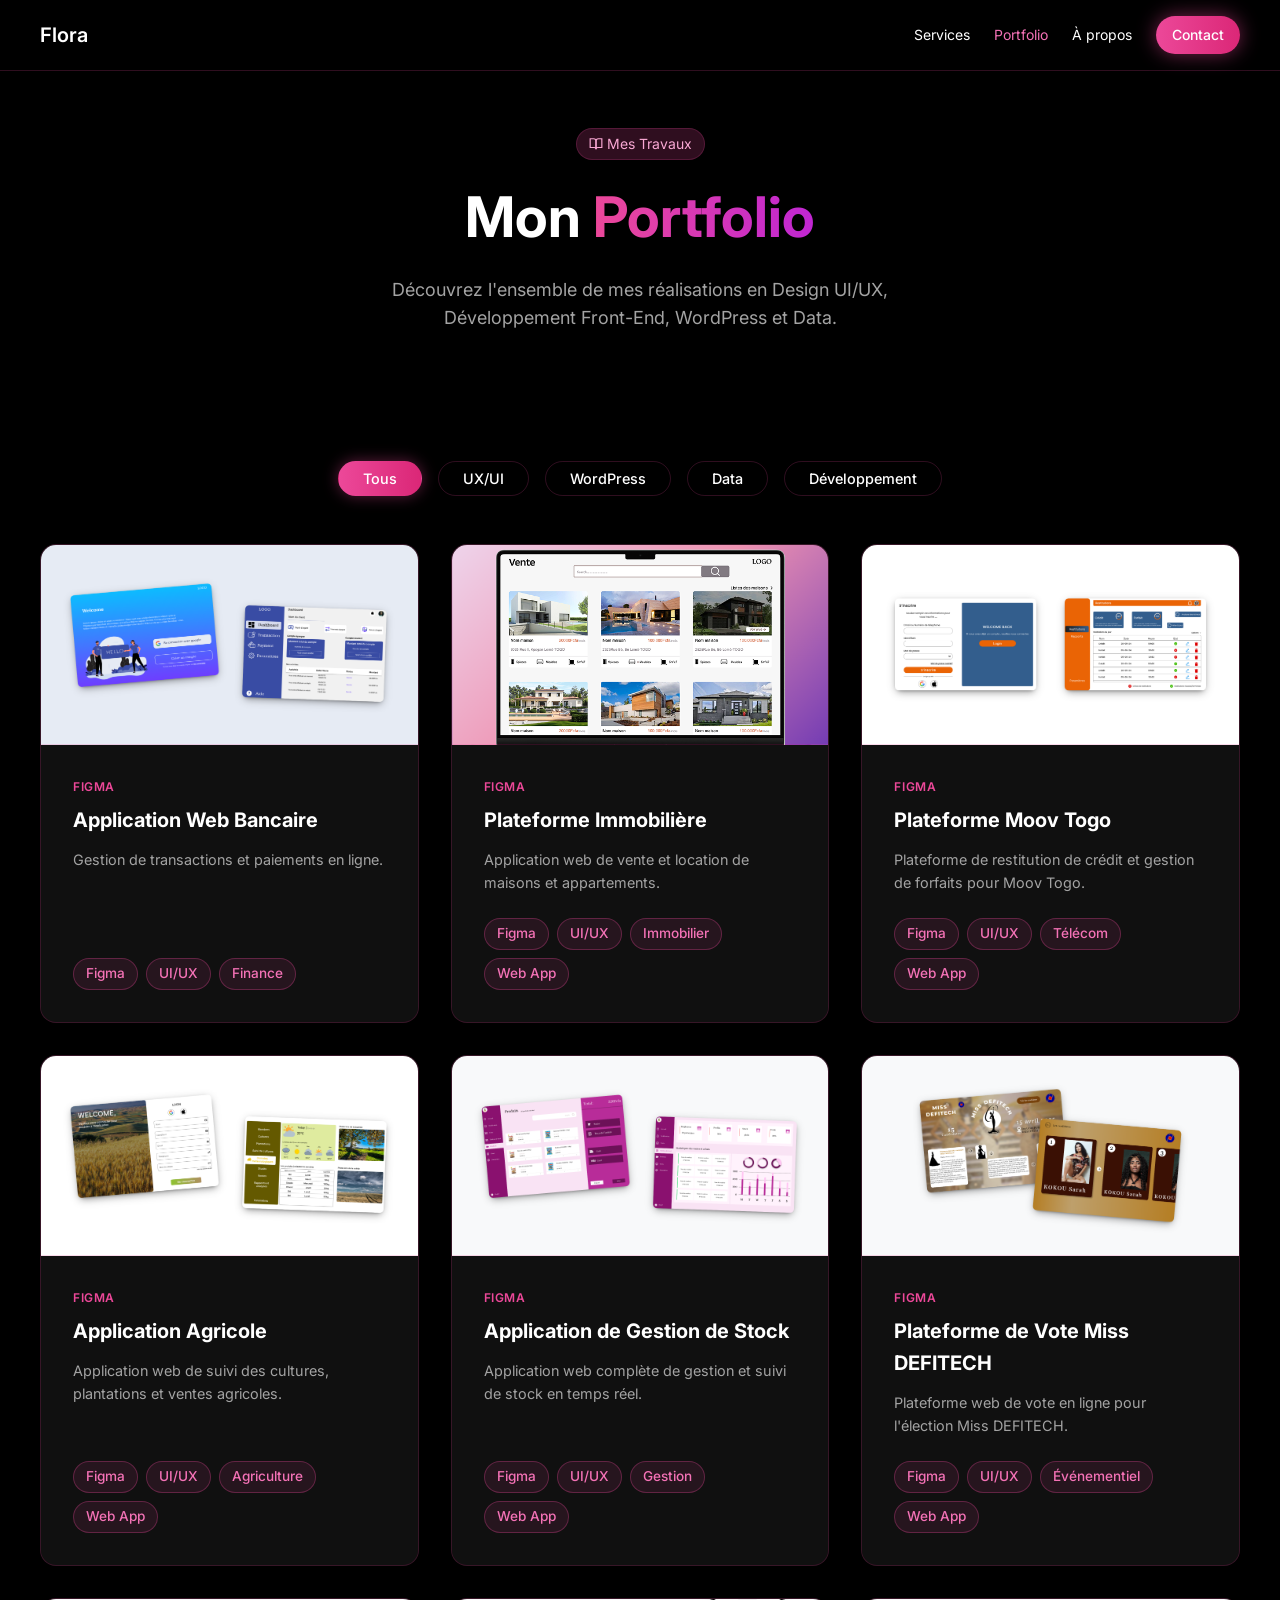
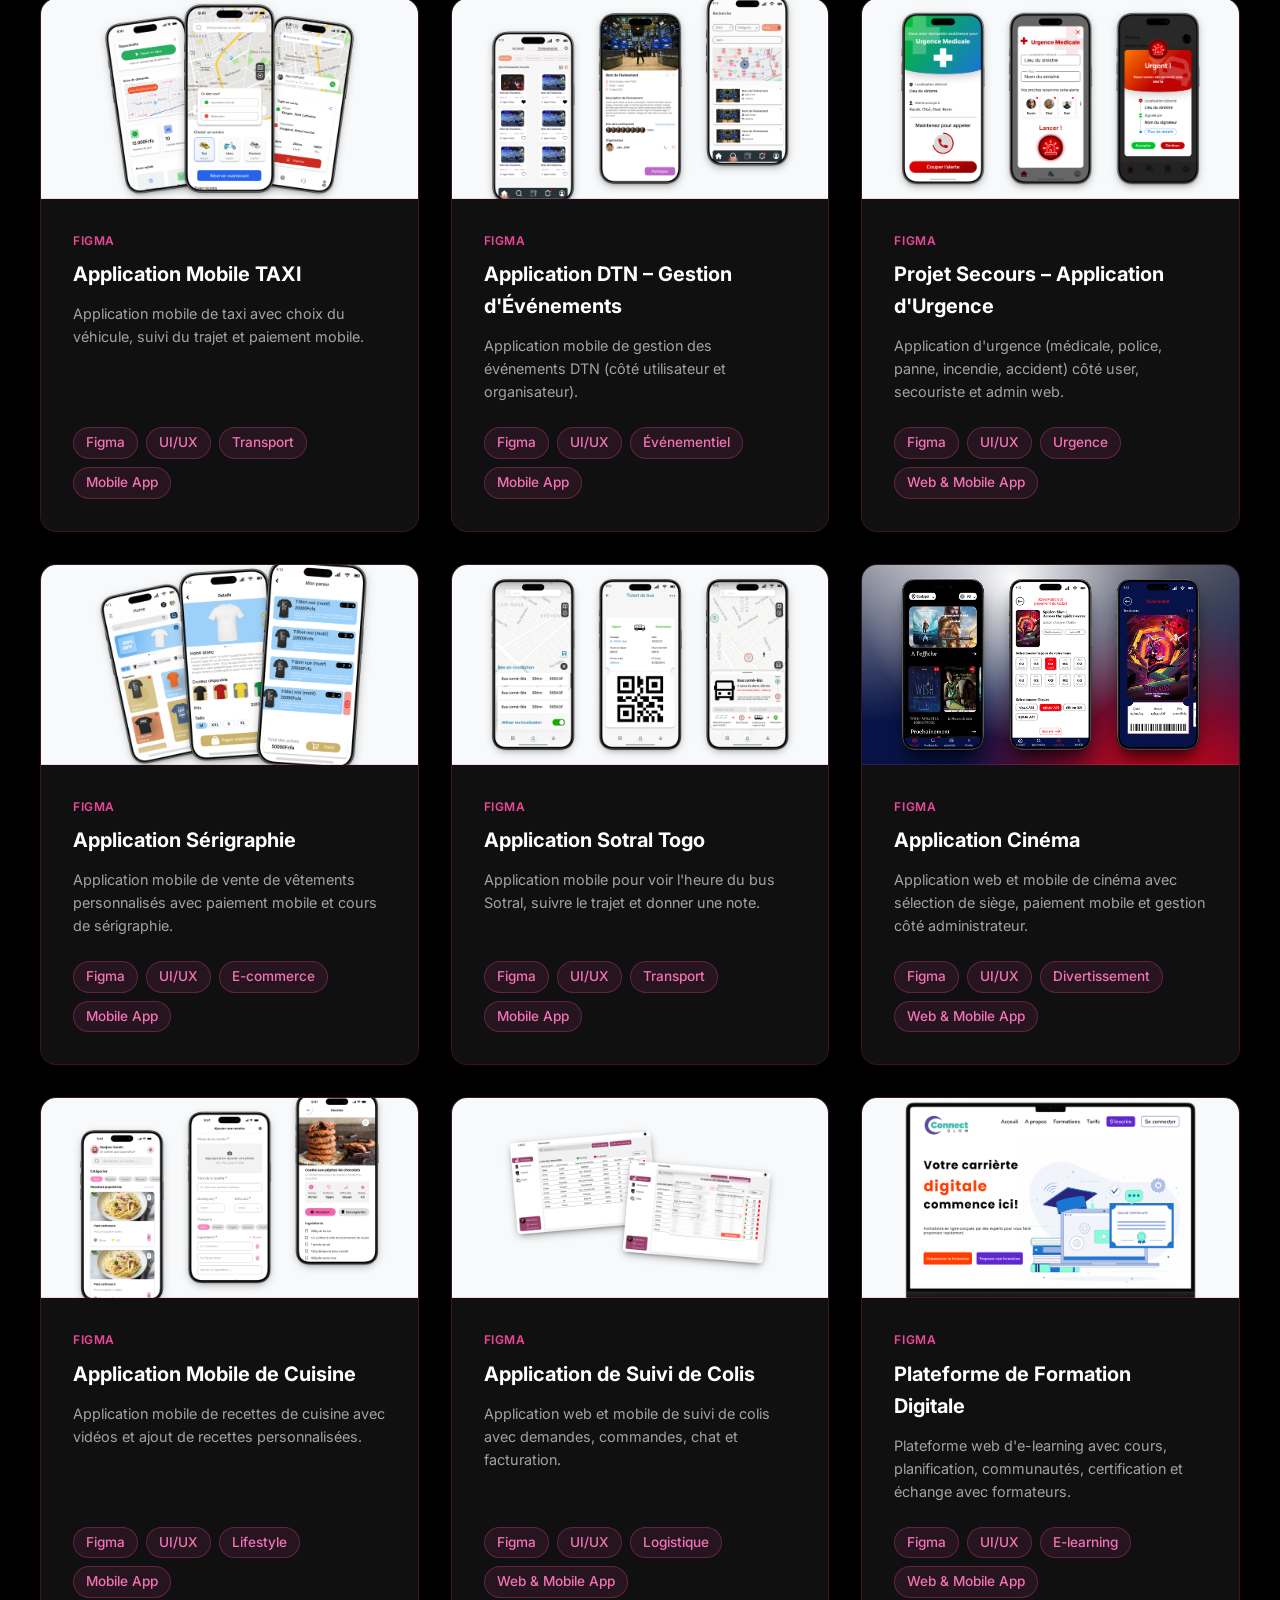
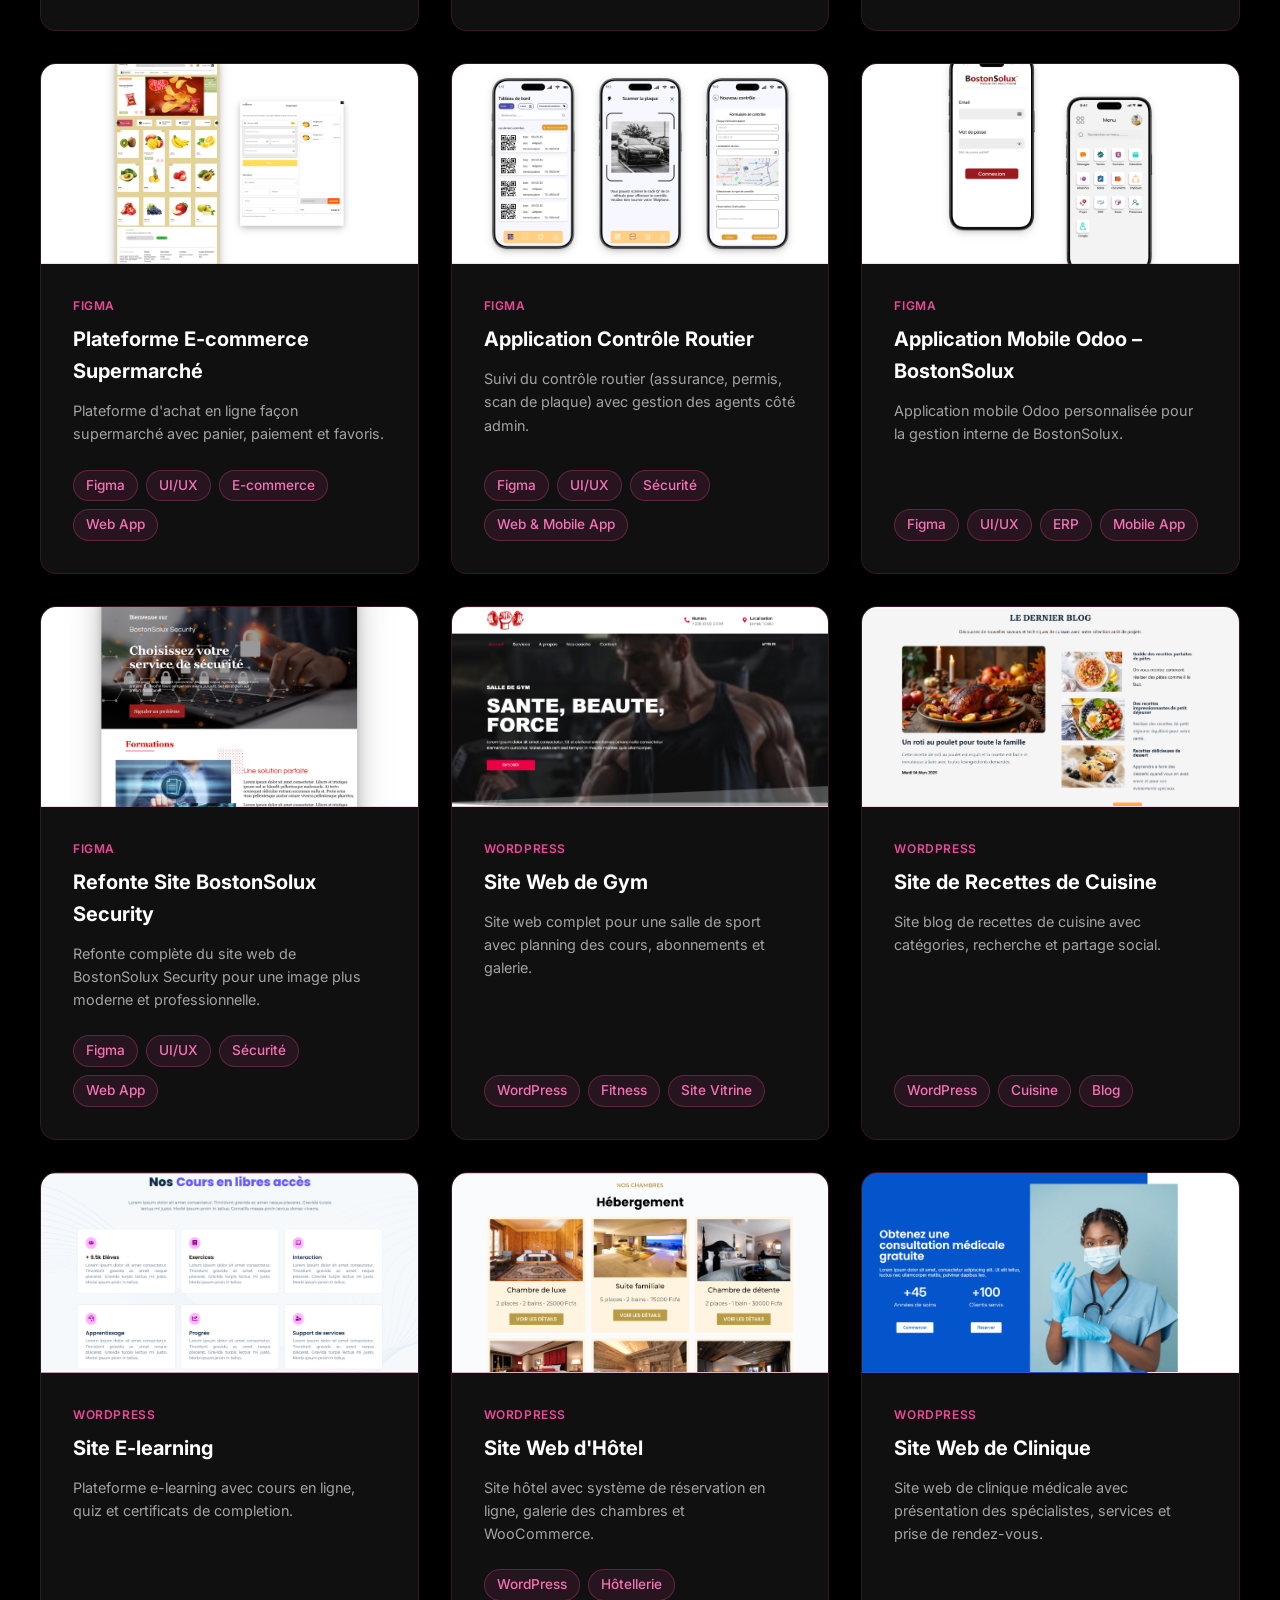
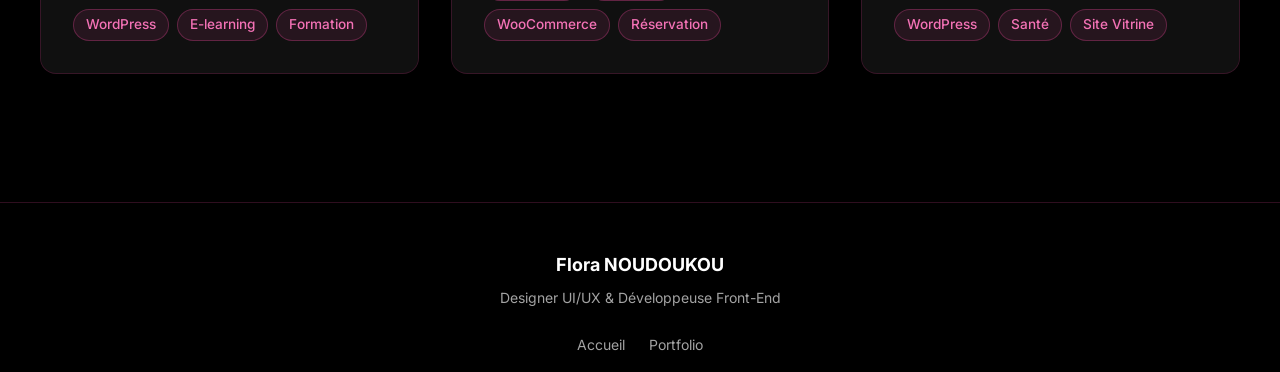
<file: portfolio.html>
<!DOCTYPE html>
<html lang="fr">

<head>
    <meta charset="UTF-8">
    <meta name="viewport" content="width=device-width, initial-scale=1.0">
    <title>Tous mes projets - Flora</title>
    <link rel="stylesheet" href="style.css">
    <link href="https://fonts.googleapis.com/css2?family=Inter:wght@400;500;600;700&display=swap" rel="stylesheet">
</head>

<body>
    <nav class="navbar">
        <div class="nav-container">
            <a href="index.html" class="logo">Flora</a>
            <button id="mobile-menu-toggle" class="mobile-menu-btn" aria-label="Menu">
                <svg viewBox="0 0 24 24" fill="none" stroke="currentColor" stroke-width="2" stroke-linecap="round"
                    stroke-linejoin="round">
                    <line x1="3" y1="12" x2="21" y2="12"></line>
                    <line x1="3" y1="6" x2="21" y2="6"></line>
                    <line x1="3" y1="18" x2="21" y2="18"></line>
                </svg>
            </button>
            <div class="nav-links desktop-only">
                <a href="index.html#services">Services</a>
                <a href="portfolio.html" style="color: #f472b6;">Portfolio</a>
                <a href="index.html#about">À propos</a>
                <a href="index.html#contact" class="btn btn-primary glow-pink btn-sm">Contact</a>
            </div>
        </div>
    </nav>

    <section class="section-header container">
        <div class="badge mb-6 mx-auto">
            <svg width="14" height="14" viewBox="0 0 24 24" fill="none" stroke="currentColor" stroke-width="2"
                class="mr-1">
                <path d="M2 3h6a4 4 0 0 1 4 4v14a3 3 0 0 0-3-3H2z"></path>
                <path d="M22 3h-6a4 4 0 0 0-4 4v14a3 3 0 0 1 3-3h7z"></path>
            </svg>
            Mes Travaux
        </div>

        <h1 class="hero-title text-center">
            Mon <span class="text-gradient">Portfolio</span>
        </h1>

        <p class="section-subtitle text-center mx-auto">
            Découvrez l'ensemble de mes réalisations en Design UI/UX, <br class="desktop-only">
            Développement Front-End, WordPress et Data.
        </p>
    </section>

    <section class="portfolio-section container" style="padding-top: 2rem;">

        <div class="filter-container">
            <button class="filter-btn active" data-filter="all">Tous</button>
            <button class="filter-btn" data-filter="figma">UX/UI</button>
            <button class="filter-btn" data-filter="wordpress">WordPress</button>
            <button class="filter-btn" data-filter="data">Data</button>
            <button class="filter-btn" data-filter="dev">Développement</button>
        </div>

        <div id="portfolio-grid-full" class="grid-3"></div>
    </section>

    <div id="project-modal" class="modal" style="display: none;">
        <div class="modal-content card bg-gradient-dark">
            <button class="close-modal" aria-label="Fermer">&times;</button>
            <div id="modal-body">
            </div>
        </div>
    </div>

    <footer class="footer border-t mt-12">
        <div class="container flex-between align-center mobile-col">
            <div class="footer-info">
                <h3>Flora NOUDOUKOU</h3>
                <p>Designer UI/UX & Développeuse Front-End</p>
            </div>
            <div class="footer-links">
                <a href="index.html">Accueil</a>
                <a href="portfolio.html">Portfolio</a>
            </div>
        </div>
    </footer>



    <script src="script.js"></script>
</body>

</html>
</file>
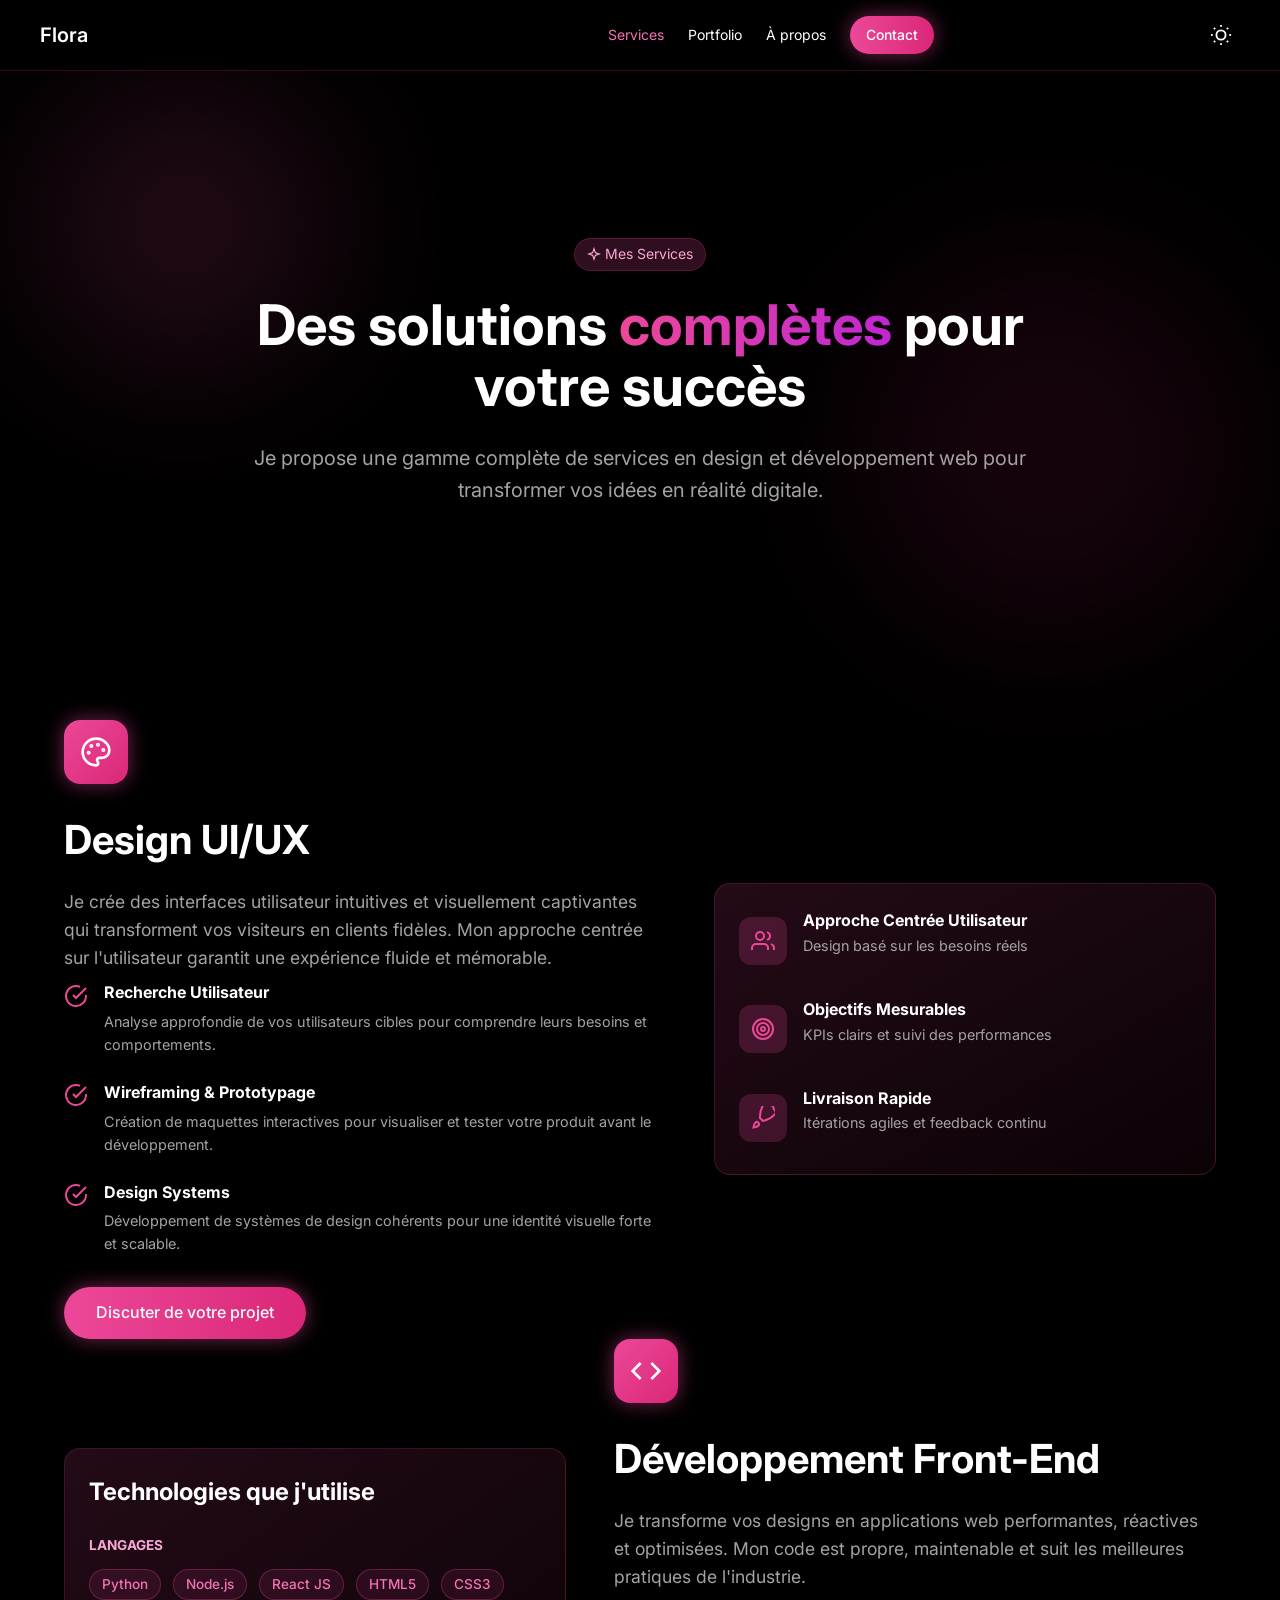
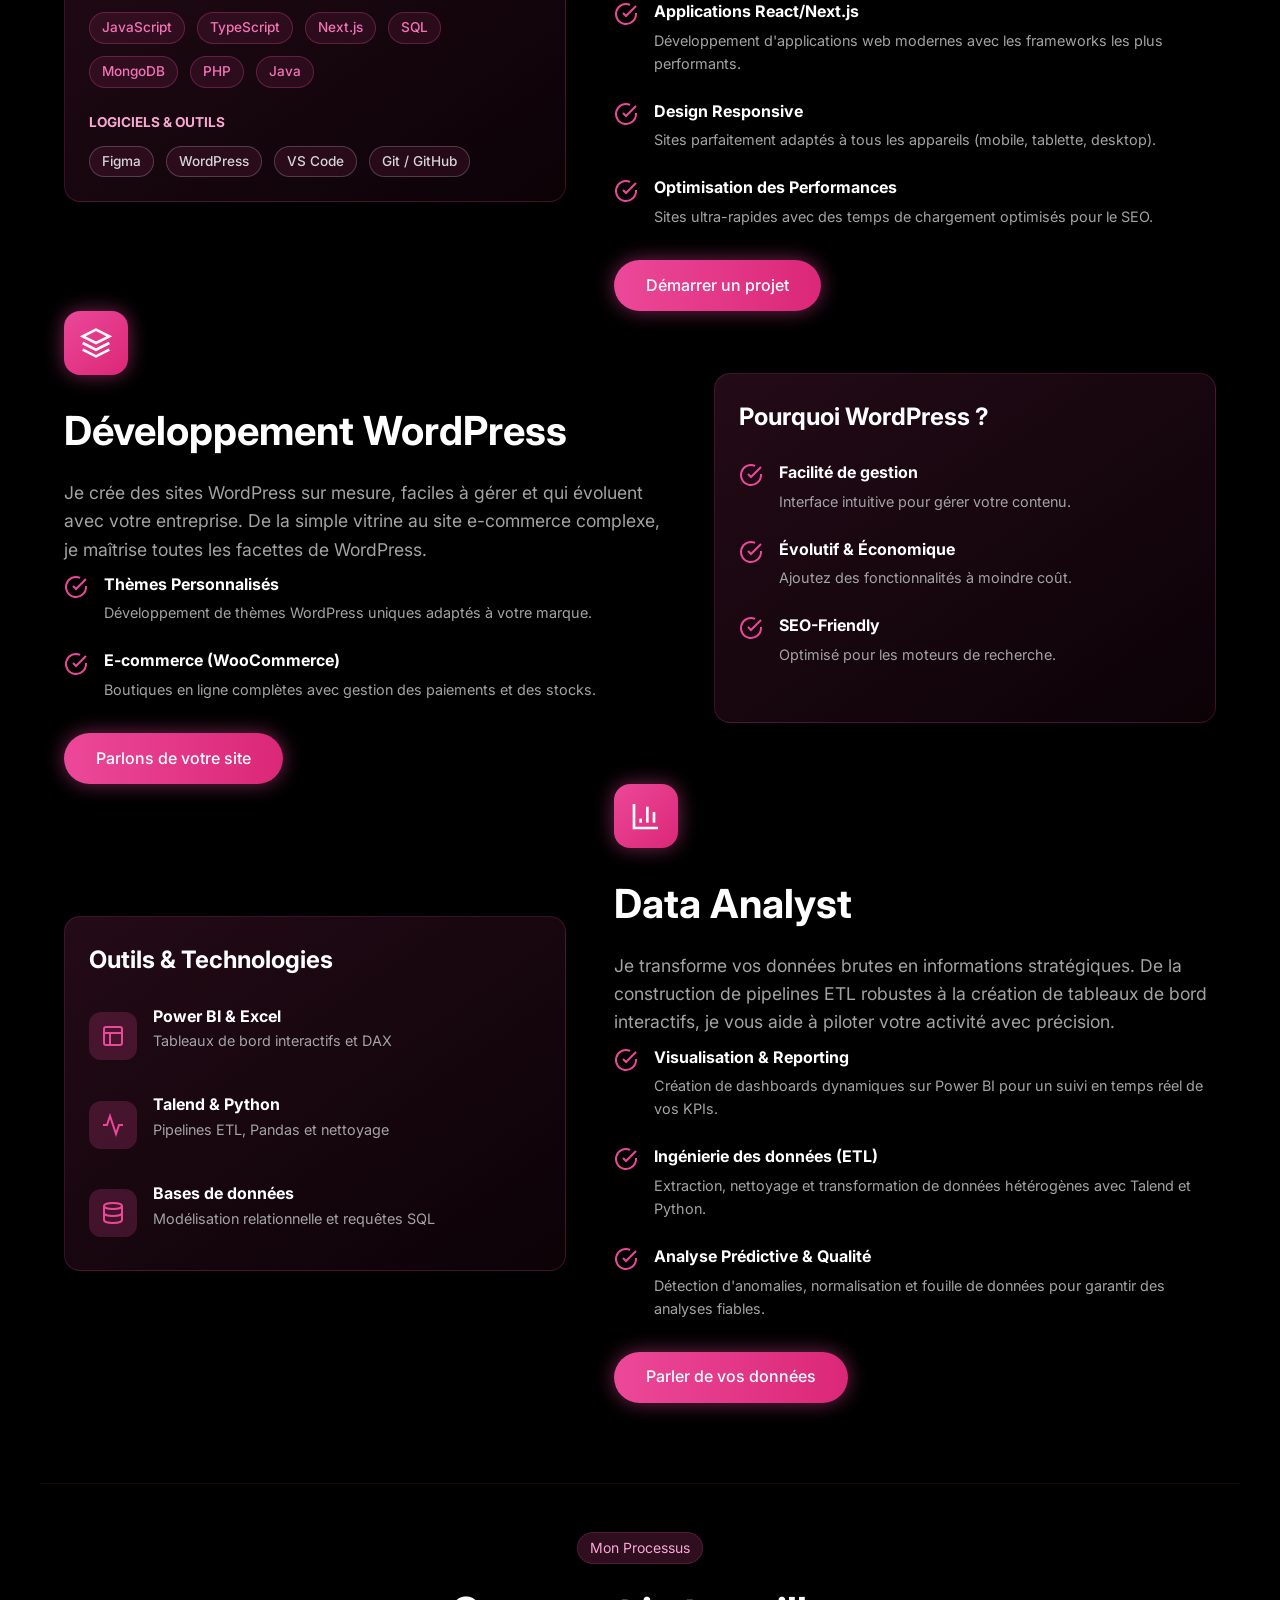
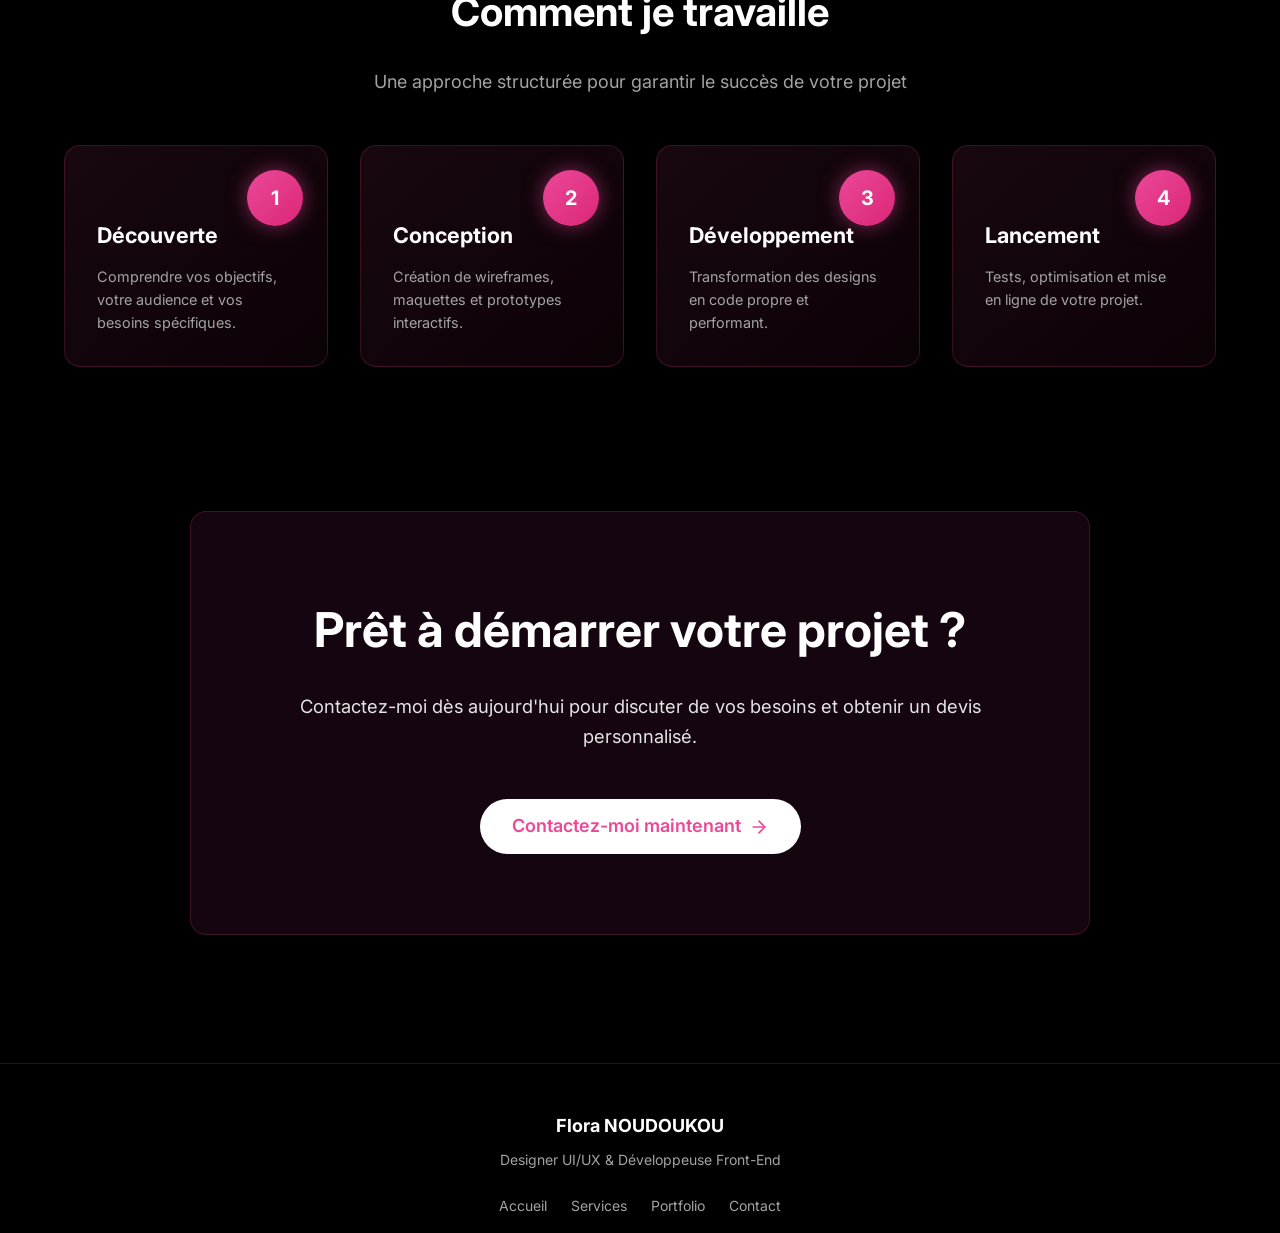
<file: services.html>
<!DOCTYPE html>
<html lang="fr">

<head>
    <meta charset="UTF-8">
    <meta name="viewport" content="width=device-width, initial-scale=1.0">
    <title>Services - Flora</title>
    <link rel="stylesheet" href="style.css">
    <link href="https://fonts.googleapis.com/css2?family=Inter:wght@400;500;600;700&display=swap" rel="stylesheet">
</head>

<body>
    <nav class="navbar">
        <div class="nav-container">
            <a href="index.html" class="logo">Flora</a>
            <button id="mobile-menu-toggle" class="mobile-menu-btn" aria-label="Menu">
                <svg viewBox="0 0 24 24" fill="none" stroke="currentColor" stroke-width="2" stroke-linecap="round"
                    stroke-linejoin="round">
                    <line x1="3" y1="12" x2="21" y2="12"></line>
                    <line x1="3" y1="6" x2="21" y2="6"></line>
                    <line x1="3" y1="18" x2="21" y2="18"></line>
                </svg>
            </button>
            <div class="nav-links desktop-only">
                <a href="services.html" style="color: #f472b6;">Services</a>
                <a href="portfolio.html">Portfolio</a>
                <a href="index.html#about">À propos</a>
                <a href="contact.html" class="btn btn-primary glow-pink btn-sm" style="color: white;">Contact</a>
            </div>
            <button class="theme-toggle-btn ml-2" aria-label="Changer le thème"
                style="background: none; border: none; cursor: pointer; color: var(--text-color); display: flex; align-items: center; justify-content: center; padding: 0.5rem;">
                <svg class="sun-icon" width="22" height="22" viewBox="0 0 24 24" fill="none" stroke="currentColor"
                    stroke-width="2">
                    <circle cx="12" cy="12" r="5" />
                    <line x1="12" y1="1" x2="12" y2="3" />
                    <line x1="12" y1="21" x2="12" y2="23" />
                    <line x1="4.22" y1="4.22" x2="5.64" y2="5.64" />
                    <line x1="18.36" y1="18.36" x2="19.78" y2="19.78" />
                    <line x1="1" y1="12" x2="3" y2="12" />
                    <line x1="21" y1="12" x2="23" y2="12" />
                    <line x1="4.22" y1="19.78" x2="5.64" y2="18.36" />
                    <line x1="18.36" y1="5.64" x2="19.78" y2="4.22" />
                </svg>
                <svg class="moon-icon" width="22" height="22" viewBox="0 0 24 24" fill="none" stroke="currentColor"
                    stroke-width="2" style="display: none;">
                    <path d="M21 12.79A9 9 0 1 1 11.21 3 7 7 0 0 0 21 12.79z" />
                </svg>
            </button>
        </div>
    </nav>

    <section class="hero relative-container"
        style="padding-top: 8rem; padding-bottom: 4rem; text-align: center; display: flex; flex-direction: column; align-items: center;">
        <div class="bg-orb orb-1"></div>
        <div class="bg-orb orb-2"></div>

        <div class="z-10 relative" style="display: flex; flex-direction: column; align-items: center; width: 100%;">
            <div class="badge mb-6">
                <svg width="14" height="14" viewBox="0 0 24 24" fill="none" stroke="currentColor" stroke-width="2"
                    class="mr-1">
                    <path
                        d="m12 3-1.912 5.813a2 2 0 0 1-1.275 1.275L3 12l5.813 1.912a2 2 0 0 1 1.275 1.275L12 21l1.912-5.813a2 2 0 0 1 1.275-1.275L21 12l-5.813-1.912a2 2 0 0 1-1.275-1.275L12 3Z" />
                </svg>
                Mes Services
            </div>
            <h1 class="hero-title" style="text-align: center;">
                Des solutions <span class="text-gradient">complètes</span> pour votre succès
            </h1>
            <p class="hero-description"
                style="margin-left: auto; margin-right: auto; max-width: 800px; text-align: center;">
                Je propose une gamme complète de services en design et développement web pour transformer vos idées en
                réalité digitale.
            </p>
        </div>
    </section>

    <section class="container" style="padding-bottom: 5rem;">

        <div class="service-detail-block mb-12">
            <div class="service-text">
                <div class="service-icon-large glow-pink mb-6">
                    <svg width="32" height="32" viewBox="0 0 24 24" fill="none" stroke="white" stroke-width="2">
                        <circle cx="13.5" cy="6.5" r=".5" fill="currentColor" />
                        <circle cx="17.5" cy="10.5" r=".5" fill="currentColor" />
                        <circle cx="8.5" cy="7.5" r=".5" fill="currentColor" />
                        <circle cx="6.5" cy="12.5" r=".5" fill="currentColor" />
                        <path
                            d="M12 2C6.5 2 2 6.5 2 12s4.5 10 10 10c.926 0 1.648-.746 1.648-1.688 0-.437-.18-.835-.437-1.125-.29-.289-.438-.652-.438-1.125a1.64 1.64 0 0 1 1.668-1.668h1.996c3.051 0 5.555-2.503 5.555-5.554C21.965 6.012 17.461 2 12 2z" />
                    </svg>
                </div>
                <h2 style="font-size: 2.5rem; margin-bottom: 1rem;">Design UI/UX</h2>
                <p class="text-muted mb-6" style="font-size: 1.1rem;">Je crée des interfaces utilisateur intuitives et
                    visuellement captivantes qui transforment vos visiteurs en clients fidèles. Mon approche centrée sur
                    l'utilisateur garantit une expérience fluide et mémorable.</p>

                <ul class="check-list">
                    <li>
                        <svg class="check-icon" viewBox="0 0 24 24" fill="none" stroke="currentColor" stroke-width="2">
                            <path d="M22 11.08V12a10 10 0 1 1-5.93-9.14" />
                            <polyline points="22 4 12 14.01 9 11.01" />
                        </svg>
                        <div>
                            <h4>Recherche Utilisateur</h4>
                            <p>Analyse approfondie de vos utilisateurs cibles pour comprendre leurs besoins et
                                comportements.</p>
                        </div>
                    </li>
                    <li>
                        <svg class="check-icon" viewBox="0 0 24 24" fill="none" stroke="currentColor" stroke-width="2">
                            <path d="M22 11.08V12a10 10 0 1 1-5.93-9.14" />
                            <polyline points="22 4 12 14.01 9 11.01" />
                        </svg>
                        <div>
                            <h4>Wireframing & Prototypage</h4>
                            <p>Création de maquettes interactives pour visualiser et tester votre produit avant le
                                développement.</p>
                        </div>
                    </li>
                    <li>
                        <svg class="check-icon" viewBox="0 0 24 24" fill="none" stroke="currentColor" stroke-width="2">
                            <path d="M22 11.08V12a10 10 0 1 1-5.93-9.14" />
                            <polyline points="22 4 12 14.01 9 11.01" />
                        </svg>
                        <div>
                            <h4>Design Systems</h4>
                            <p>Développement de systèmes de design cohérents pour une identité visuelle forte et
                                scalable.</p>
                        </div>
                    </li>
                </ul>
                <a href="contact.html" class="btn btn-primary glow-pink mt-4">Discuter de votre projet</a>
            </div>

            <div class="card bg-gradient-dark">
                <div class="side-feature">
                    <div class="side-icon"><svg width="24" height="24" viewBox="0 0 24 24" fill="none"
                            stroke="currentColor" stroke-width="2">
                            <path d="M17 21v-2a4 4 0 0 0-4-4H5a4 4 0 0 0-4 4v2"></path>
                            <circle cx="9" cy="7" r="4"></circle>
                            <path d="M23 21v-2a4 4 0 0 0-3-3.87"></path>
                            <path d="M16 3.13a4 4 0 0 1 0 7.75"></path>
                        </svg></div>
                    <div>
                        <h4>Approche Centrée Utilisateur</h4>
                        <p class="text-muted text-sm">Design basé sur les besoins réels</p>
                    </div>
                </div>
                <div class="side-feature">
                    <div class="side-icon"><svg width="24" height="24" viewBox="0 0 24 24" fill="none"
                            stroke="currentColor" stroke-width="2">
                            <circle cx="12" cy="12" r="10"></circle>
                            <circle cx="12" cy="12" r="6"></circle>
                            <circle cx="12" cy="12" r="2"></circle>
                        </svg></div>
                    <div>
                        <h4>Objectifs Mesurables</h4>
                        <p class="text-muted text-sm">KPIs clairs et suivi des performances</p>
                    </div>
                </div>
                <div class="side-feature" style="margin-bottom: 0;">
                    <div class="side-icon"><svg width="24" height="24" viewBox="0 0 24 24" fill="none"
                            stroke="currentColor" stroke-width="2">
                            <path
                                d="M4.5 16.5c-1.5 1.26-2 5-2 5s3.74-.5 5-2c.71-.84.7-2.13-.09-2.91a2.18 2.18 0 0 0-2.91-.09z">
                            </path>
                            <path
                                d="m12 15-3-3a22 22 0 0 1 3.82-13.82l.83-.83a2 2 0 0 1 2.82 0 10 10 0 0 0 5.48 2.27 10 10 0 0 0 2.27 5.48a2 2 0 0 1 0 2.82l-.83.83A22 22 0 0 1 12 15Z">
                            </path>
                        </svg></div>
                    <div>
                        <h4>Livraison Rapide</h4>
                        <p class="text-muted text-sm">Itérations agiles et feedback continu</p>
                    </div>
                </div>
            </div>
        </div>

        <div class="service-detail-block mb-12 reverse-layout">
            <div class="card bg-gradient-dark">
                <h3 style="font-size: 1.5rem; margin-bottom: 1.5rem;">Technologies que j'utilise</h3>

                <h4 style="font-size: 0.85rem; color: #f9a8d4; text-transform: uppercase; margin-bottom: 0.75rem;">
                    Langages</h4>
                <div class="tags-container mb-6" style="gap: 0.75rem;">
                    <span class="tag">Python</span><span class="tag">Node.js</span><span class="tag">React JS</span>
                    <span class="tag">HTML5</span><span class="tag">CSS3</span><span class="tag">JavaScript</span>
                    <span class="tag">TypeScript</span><span class="tag">Next.js</span><span class="tag">SQL</span>
                    <span class="tag">MongoDB</span><span class="tag">PHP</span><span class="tag">Java</span>
                </div>

                <h4 style="font-size: 0.85rem; color: #f9a8d4; text-transform: uppercase; margin-bottom: 0.75rem;">
                    Logiciels & Outils</h4>
                <div class="tags-container" style="gap: 0.75rem;">
                    <span class="tag" style="color: #d4d4d8; border-color: rgba(255,255,255,0.2);">Figma</span>
                    <span class="tag" style="color: #d4d4d8; border-color: rgba(255,255,255,0.2);">WordPress</span>
                    <span class="tag" style="color: #d4d4d8; border-color: rgba(255,255,255,0.2);">VS Code</span>
                    <span class="tag" style="color: #d4d4d8; border-color: rgba(255,255,255,0.2);">Git / GitHub</span>
                </div>
            </div>

            <div class="service-text">
                <div class="service-icon-large glow-pink mb-6">
                    <svg width="32" height="32" viewBox="0 0 24 24" fill="none" stroke="white" stroke-width="2">
                        <polyline points="16 18 22 12 16 6"></polyline>
                        <polyline points="8 6 2 12 8 18"></polyline>
                    </svg>
                </div>
                <h2 style="font-size: 2.5rem; margin-bottom: 1rem;">Développement Front-End</h2>
                <p class="text-muted mb-6" style="font-size: 1.1rem;">Je transforme vos designs en applications web
                    performantes, réactives et optimisées. Mon code est propre, maintenable et suit les meilleures
                    pratiques de l'industrie.</p>

                <ul class="check-list">
                    <li>
                        <svg class="check-icon" viewBox="0 0 24 24" fill="none" stroke="currentColor" stroke-width="2">
                            <path d="M22 11.08V12a10 10 0 1 1-5.93-9.14" />
                            <polyline points="22 4 12 14.01 9 11.01" />
                        </svg>
                        <div>
                            <h4>Applications React/Next.js</h4>
                            <p>Développement d'applications web modernes avec les frameworks les plus performants.</p>
                        </div>
                    </li>
                    <li>
                        <svg class="check-icon" viewBox="0 0 24 24" fill="none" stroke="currentColor" stroke-width="2">
                            <path d="M22 11.08V12a10 10 0 1 1-5.93-9.14" />
                            <polyline points="22 4 12 14.01 9 11.01" />
                        </svg>
                        <div>
                            <h4>Design Responsive</h4>
                            <p>Sites parfaitement adaptés à tous les appareils (mobile, tablette, desktop).</p>
                        </div>
                    </li>
                    <li>
                        <svg class="check-icon" viewBox="0 0 24 24" fill="none" stroke="currentColor" stroke-width="2">
                            <path d="M22 11.08V12a10 10 0 1 1-5.93-9.14" />
                            <polyline points="22 4 12 14.01 9 11.01" />
                        </svg>
                        <div>
                            <h4>Optimisation des Performances</h4>
                            <p>Sites ultra-rapides avec des temps de chargement optimisés pour le SEO.</p>
                        </div>
                    </li>
                </ul>
                <a href="contact.html" class="btn btn-primary glow-pink mt-4">Démarrer un projet</a>
            </div>
        </div>



        <div class="service-detail-block mb-12">
            <div class="service-text">
                <div class="service-icon-large glow-pink mb-6">
                    <svg width="32" height="32" viewBox="0 0 24 24" fill="none" stroke="white" stroke-width="2">
                        <polygon points="12 2 2 7 12 12 22 7 12 2"></polygon>
                        <polyline points="2 17 12 22 22 17"></polyline>
                        <polyline points="2 12 12 17 22 12"></polyline>
                    </svg>
                </div>
                <h2 style="font-size: 2.5rem; margin-bottom: 1rem;">Développement WordPress</h2>
                <p class="text-muted mb-6" style="font-size: 1.1rem;">Je crée des sites WordPress sur mesure, faciles à
                    gérer et qui évoluent avec votre entreprise. De la simple vitrine au site e-commerce complexe, je
                    maîtrise toutes les facettes de WordPress.</p>

                <ul class="check-list">
                    <li>
                        <svg class="check-icon" viewBox="0 0 24 24" fill="none" stroke="currentColor" stroke-width="2">
                            <path d="M22 11.08V12a10 10 0 1 1-5.93-9.14" />
                            <polyline points="22 4 12 14.01 9 11.01" />
                        </svg>
                        <div>
                            <h4>Thèmes Personnalisés</h4>
                            <p>Développement de thèmes WordPress uniques adaptés à votre marque.</p>
                        </div>
                    </li>
                    <li>
                        <svg class="check-icon" viewBox="0 0 24 24" fill="none" stroke="currentColor" stroke-width="2">
                            <path d="M22 11.08V12a10 10 0 1 1-5.93-9.14" />
                            <polyline points="22 4 12 14.01 9 11.01" />
                        </svg>
                        <div>
                            <h4>E-commerce (WooCommerce)</h4>
                            <p>Boutiques en ligne complètes avec gestion des paiements et des stocks.</p>
                        </div>
                    </li>
                </ul>
                <a href="contact.html" class="btn btn-primary glow-pink mt-4">Parlons de votre site</a>
            </div>

            <div class="card bg-gradient-dark">
                <h3 style="font-size: 1.5rem; margin-bottom: 1.5rem;">Pourquoi WordPress ?</h3>
                <ul class="check-list">
                    <li>
                        <svg class="check-icon" viewBox="0 0 24 24" fill="none" stroke="currentColor" stroke-width="2">
                            <path d="M22 11.08V12a10 10 0 1 1-5.93-9.14" />
                            <polyline points="22 4 12 14.01 9 11.01" />
                        </svg>
                        <div>
                            <h4>Facilité de gestion</h4>
                            <p>Interface intuitive pour gérer votre contenu.</p>
                        </div>
                    </li>
                    <li>
                        <svg class="check-icon" viewBox="0 0 24 24" fill="none" stroke="currentColor" stroke-width="2">
                            <path d="M22 11.08V12a10 10 0 1 1-5.93-9.14" />
                            <polyline points="22 4 12 14.01 9 11.01" />
                        </svg>
                        <div>
                            <h4>Évolutif & Économique</h4>
                            <p>Ajoutez des fonctionnalités à moindre coût.</p>
                        </div>
                    </li>
                    <li style="margin-bottom: 0;">
                        <svg class="check-icon" viewBox="0 0 24 24" fill="none" stroke="currentColor" stroke-width="2">
                            <path d="M22 11.08V12a10 10 0 1 1-5.93-9.14" />
                            <polyline points="22 4 12 14.01 9 11.01" />
                        </svg>
                        <div>
                            <h4>SEO-Friendly</h4>
                            <p>Optimisé pour les moteurs de recherche.</p>
                        </div>
                    </li>
                </ul>
            </div>
        </div>

        <div class="service-detail-block mb-12 reverse-layout">
            <div class="card bg-gradient-dark">
                <h3 style="font-size: 1.5rem; margin-bottom: 1.5rem;">Outils & Technologies</h3>

                <div class="side-feature">
                    <div class="side-icon">
                        <svg width="24" height="24" viewBox="0 0 24 24" fill="none" stroke="currentColor"
                            stroke-width="2">
                            <rect x="3" y="3" width="18" height="18" rx="2" ry="2"></rect>
                            <line x1="3" y1="9" x2="21" y2="9"></line>
                            <line x1="9" y1="21" x2="9" y2="9"></line>
                        </svg>
                    </div>
                    <div>
                        <h4>Power BI & Excel</h4>
                        <p class="text-muted text-sm">Tableaux de bord interactifs et DAX</p>
                    </div>
                </div>

                <div class="side-feature">
                    <div class="side-icon">
                        <svg width="24" height="24" viewBox="0 0 24 24" fill="none" stroke="currentColor"
                            stroke-width="2">
                            <polyline points="22 12 18 12 15 21 9 3 6 12 2 12"></polyline>
                        </svg>
                    </div>
                    <div>
                        <h4>Talend & Python</h4>
                        <p class="text-muted text-sm">Pipelines ETL, Pandas et nettoyage</p>
                    </div>
                </div>

                <div class="side-feature" style="margin-bottom: 0;">
                    <div class="side-icon">
                        <svg width="24" height="24" viewBox="0 0 24 24" fill="none" stroke="currentColor"
                            stroke-width="2">
                            <ellipse cx="12" cy="5" rx="9" ry="3"></ellipse>
                            <path d="M21 12c0 1.66-4 3-9 3s-9-1.34-9-3"></path>
                            <path d="M3 5v14c0 1.66 4 3 9 3s9-1.34 9-3V5"></path>
                        </svg>
                    </div>
                    <div>
                        <h4>Bases de données</h4>
                        <p class="text-muted text-sm">Modélisation relationnelle et requêtes SQL</p>
                    </div>
                </div>
            </div>

            <div class="service-text">
                <div class="service-icon-large glow-pink mb-6">
                    <svg width="32" height="32" viewBox="0 0 24 24" fill="none" stroke="white" stroke-width="2">
                        <path d="M3 3v18h18" />
                        <path d="M18 17V9" />
                        <path d="M13 17V5" />
                        <path d="M8 17v-3" />
                    </svg>
                </div>
                <h2 style="font-size: 2.5rem; margin-bottom: 1rem;">Data Analyst</h2>
                <p class="text-muted mb-6" style="font-size: 1.1rem;">Je transforme vos données brutes en informations
                    stratégiques. De la construction de pipelines ETL robustes à la création de tableaux de bord
                    interactifs, je vous aide à piloter votre activité avec précision.</p>

                <ul class="check-list">
                    <li>
                        <svg class="check-icon" viewBox="0 0 24 24" fill="none" stroke="currentColor" stroke-width="2">
                            <path d="M22 11.08V12a10 10 0 1 1-5.93-9.14" />
                            <polyline points="22 4 12 14.01 9 11.01" />
                        </svg>
                        <div>
                            <h4>Visualisation & Reporting</h4>
                            <p>Création de dashboards dynamiques sur Power BI pour un suivi en temps réel de vos KPIs.
                            </p>
                        </div>
                    </li>
                    <li>
                        <svg class="check-icon" viewBox="0 0 24 24" fill="none" stroke="currentColor" stroke-width="2">
                            <path d="M22 11.08V12a10 10 0 1 1-5.93-9.14" />
                            <polyline points="22 4 12 14.01 9 11.01" />
                        </svg>
                        <div>
                            <h4>Ingénierie des données (ETL)</h4>
                            <p>Extraction, nettoyage et transformation de données hétérogènes avec Talend et Python.</p>
                        </div>
                    </li>
                    <li>
                        <svg class="check-icon" viewBox="0 0 24 24" fill="none" stroke="currentColor" stroke-width="2">
                            <path d="M22 11.08V12a10 10 0 1 1-5.93-9.14" />
                            <polyline points="22 4 12 14.01 9 11.01" />
                        </svg>
                        <div>
                            <h4>Analyse Prédictive & Qualité</h4>
                            <p>Détection d'anomalies, normalisation et fouille de données pour garantir des analyses
                                fiables.</p>
                        </div>
                    </li>
                </ul>
                <a href="contact.html" class="btn btn-primary glow-pink mt-4">Parler de vos données</a>
            </div>
        </div>
    </section>

    <section class="container"
        style="padding-bottom: 5rem; padding-top: 3rem; border-top: 1px solid rgba(236, 72, 153, 0.1);">
        <div class="text-center mb-12">
            <div class="badge mb-4">Mon Processus</div>
            <h2 class="section-title">Comment je travaille</h2>
            <p class="section-subtitle">Une approche structurée pour garantir le succès de votre projet</p>
        </div>

        <div class="grid-4" style="grid-template-columns: repeat(auto-fit, minmax(200px, 1fr));">
            <div class="card process-card" style="aspect-ratio: auto;">
                <div class="step-number glow-pink">1</div>
                <h3>Découverte</h3>
                <p class="text-muted" style="margin-bottom: 0;">Comprendre vos objectifs, votre audience et vos besoins
                    spécifiques.</p>
            </div>
            <div class="card process-card" style="aspect-ratio: auto;">
                <div class="step-number glow-pink">2</div>
                <h3>Conception</h3>
                <p class="text-muted" style="margin-bottom: 0;">Création de wireframes, maquettes et prototypes
                    interactifs.</p>
            </div>
            <div class="card process-card" style="aspect-ratio: auto;">
                <div class="step-number glow-pink">3</div>
                <h3>Développement</h3>
                <p class="text-muted" style="margin-bottom: 0;">Transformation des designs en code propre et performant.
                </p>
            </div>
            <div class="card process-card" style="aspect-ratio: auto;">
                <div class="step-number glow-pink">4</div>
                <h3>Lancement</h3>
                <p class="text-muted" style="margin-bottom: 0;">Tests, optimisation et mise en ligne de votre projet.
                </p>
            </div>
        </div>
    </section>

    <section class="cta-section container" style="margin-bottom: 4rem;">
        <div class="card cta-image-match">
            <h2>Prêt à démarrer votre projet ?</h2>
            <p>Contactez-moi dès aujourd'hui pour discuter de vos besoins et obtenir un devis personnalisé.</p>
            <div class="cta-buttons-center">
                <a href="contact.html" class="btn btn-white-pink btn-lg">
                    Contactez-moi maintenant
                    <svg width="20" height="20" viewBox="0 0 24 24" fill="none" stroke="currentColor" stroke-width="2"
                        stroke-linecap="round" stroke-linejoin="round" class="ml-2">
                        <path d="M5 12h14" />
                        <path d="m12 5 7 7-7 7" />
                    </svg>
                </a>
            </div>
        </div>
    </section>

    <footer class="footer border-t">
        <div class="container flex-between align-center mobile-col">
            <div class="footer-info">
                <h3>Flora NOUDOUKOU</h3>
                <p>Designer UI/UX & Développeuse Front-End</p>
            </div>
            <div class="footer-links">
                <a href="index.html">Accueil</a>
                <a href="services.html">Services</a>
                <a href="portfolio.html">Portfolio</a>
                <a href="contact.html">Contact</a>
            </div>
        </div>
    </footer>

    <script src="script.js"></script>
</body>

</html>
</file>
<file: style.css>
/* ==========================================
   0. VARIABLES & RESET
   ========================================== */
:root {
    --bg-color: #000000;
    --text-color: #ffffff;
    --text-muted: #a3a3a3;
    --primary: #ec4899;
    --primary-hover: #db2777;
    --badge-bg: rgba(236, 72, 153, 0.2);
    --badge-text: #f9a8d4;
    --card-bg: rgba(26, 26, 26, 0.4);
    --border-color: rgba(236, 72, 153, 0.2);
    font-family: 'Inter', -apple-system, BlinkMacSystemFont, 'Segoe UI', sans-serif;
}

* {
    margin: 0;
    padding: 0;
    box-sizing: border-box;
}

body {
    background-color: var(--bg-color);
    color: var(--text-color);
    line-height: 1.6;
    scroll-behavior: smooth;
    overflow-x: hidden;
    transition: background-color 0.4s ease, color 0.4s ease;
}

a {
    text-decoration: none;
    transition: color 0.3s ease, background-color 0.3s ease;
}

/* Transitions globales */
.card, .navbar, .btn, .footer, .form-control,
h1, h2, h3, p, .modal, .tag, svg {
    transition:
        background-color 0.4s ease,
        border-color 0.4s ease,
        color 0.4s ease,
        transform 0.3s ease,
        box-shadow 0.3s ease,
        stroke 0.4s ease;
}


/* ==========================================
   1. UTILITAIRES
   ========================================== */
.container         { max-width: 1200px; margin: 0 auto; padding: 0 1.5rem; }
.text-center       { text-align: center; }
.mx-auto           { margin-left: auto !important; margin-right: auto !important; }
.mb-4              { margin-bottom: 1rem; }
.mb-6              { margin-bottom: 1.5rem; }
.mt-12             { margin-top: 3rem; }
.mr-1              { margin-right: 0.25rem; }
.ml-1              { margin-left: 0.25rem; }
.ml-2              { margin-left: 0.5rem; }
.w-full            { width: 100%; }
.z-10              { position: relative; z-index: 10; }
.inline-flex       { display: inline-flex; align-items: center; }
.flex-between      { display: flex; justify-content: space-between; }
.align-center      { align-items: center; }
.flex-align-center { display: flex; align-items: center; }
.border-t          { border-top: 1px solid var(--border-color); }
.text-muted        { color: var(--text-muted); font-size: 0.85rem; margin-bottom: 0.5rem; }
.text-link         { color: #f472b6; font-size: 0.9rem; }
.text-small        { color: #f472b6; font-size: 0.8rem; margin-top: 0.5rem; }
.mobile-col        { flex-direction: column; gap: 1.5rem; text-align: center; }
.relative-container { position: relative; }


/* ==========================================
   2. NAVIGATION
   ========================================== */
.navbar {
    position: fixed;
    top: 0;
    width: 100%;
    background-color: rgba(0, 0, 0, 0.8);
    backdrop-filter: blur(12px);
    border-bottom: 1px solid var(--border-color);
    z-index: 50;
    padding: 1rem 1.5rem;
}

.nav-container {
    max-width: 1200px;
    margin: 0 auto;
    display: flex;
    justify-content: space-between;
    align-items: center;
}

.logo {
    font-size: 1.25rem;
    font-weight: 600;
    color: white;
}

.nav-links {
    display: flex;
    gap: 1.5rem;
    align-items: center;
}

.nav-links a {
    font-size: 0.875rem;
    color: white;
}

.nav-links a:hover { color: var(--primary); }

.mobile-menu-btn {
    background: none;
    border: none;
    color: #f472b6;
    cursor: pointer;
}

/* Icônes du toggle de thème */
body.light-mode .sun-icon  { display: none !important; }
body.light-mode .moon-icon { display: block !important; }


/* ==========================================
   3. STRUCTURES DES PAGES
   ========================================== */
.hero {
    padding: 10rem 0 5rem;
    display: flex;
    flex-direction: column;
    align-items: center;    /* centre horizontalement */
    justify-content: center;
    min-height: 80vh;
    text-align: center;     /* centre le texte */
}

.hero .container {
    max-width: 900px;
    margin: 0 auto;         /* centrage auto des deux côtés */
}

.hero-title {
    font-size: clamp(2.5rem, 6vw, 3.5rem);
    font-weight: 700;
    line-height: 1.1;
    margin-bottom: 1.5rem;
    max-width: 850px;
    margin-left: auto;
    margin-right: auto;
}

.hero-description {
    font-size: clamp(1rem, 2vw, 1.25rem);
    color: var(--text-muted);
    margin-bottom: 2.5rem;
    max-width: 650px;
    margin-left: auto;
    margin-right: auto;
}

.button-group {
    display: flex;
    gap: 1.5rem;
    justify-content: center; /* boutons centrés */
    flex-wrap: wrap;
}

.section-header {
    padding-top: 8rem;
    padding-bottom: 3rem;
    display: flex;
    flex-direction: column;
    align-items: center;
    text-align: center;
}

.section-header .hero-title {
    max-width: 900px;
    margin: 0 auto;
    line-height: 1.2;
}

.section-title    { font-size: 2.5rem; margin-bottom: 1rem; }
.section-subtitle {
    max-width: 700px;
    margin: 1.5rem auto 3rem;
    color: var(--text-muted);
    font-size: 1.125rem;
}

.services-section  { padding: 5rem 0; }
.portfolio-section { padding: 5rem 0; }
.cta-section       { padding: 4rem 1.5rem; }


/* ==========================================
   4. BADGES & BOUTONS
   ========================================== */
.badge {
    display: inline-flex;
    align-items: center;
    padding: 0.25rem 0.75rem;
    font-size: 0.875rem;
    border-radius: 9999px;
    background-color: var(--badge-bg);
    color: var(--badge-text);
    border: 1px solid var(--border-color);
    transition: all 0.4s ease;
}

.btn {
    display: inline-flex;
    align-items: center;
    justify-content: center;
    border-radius: 9999px;
    font-weight: 500;
    cursor: pointer;
    border: none;
    padding: 0.8rem 2rem;
    width: fit-content;
    transition: all 0.3s ease;
}

.btn-sm { padding: 0.5rem 1rem; font-size: 0.875rem; }
.btn-lg { padding: 0.75rem 2rem; font-size: 1.125rem; }

.btn:active { transform: scale(0.95); }

.btn-primary {
    background: linear-gradient(to right, #ec4899, #db2777);
    color: white;
}
.btn-primary:hover {
    background: linear-gradient(to right, #db2777, #be185d);
    filter: brightness(1.1);
    box-shadow: 0 0 25px rgba(236, 72, 153, 0.6);
}

.btn-outline {
    background: transparent;
    border: 1px solid var(--primary);
    color: var(--primary);
}
.btn-outline:hover { background-color: rgba(124, 58, 237, 0.1); }

.btn-outline-dark {
    background-color: transparent;
    color: #f472b6;
    border: 1px solid rgba(236, 72, 153, 0.4);
    padding: 0.8rem 2rem;
    border-radius: 9999px;
    font-weight: 500;
}
.btn-outline-dark:hover { background-color: rgba(236, 72, 153, 0.1); }

.btn-white {
    background-color: white;
    color: #db2777;
}
.btn-white:hover { background-color: #f3f4f6; }

.btn-white-pink {
    background-color: white;
    color: var(--primary);
    font-weight: 600;
    padding: 0.8rem 2rem;
    border-radius: 9999px;
}
.btn-white-pink:hover { background-color: #f3f4f6; }

.btn-link {
    display: inline-flex;
    align-items: center;
    color: #f472b6;
    font-size: 0.875rem;
}
.btn-link:hover { color: #f9a8d4; }


/* ==========================================
   5. CARTES & SERVICES
   ========================================== */
.card {
    background: linear-gradient(to bottom right, rgba(236, 72, 153, 0.1), rgba(219, 39, 119, 0.05));
    border: 1px solid var(--border-color);
    padding: 1.5rem;
    border-radius: 1rem;
    text-align: left;
    display: flex;
    flex-direction: column;
    transition: all 0.3s ease;
    animation: fadeInUp 0.6s ease-out backwards;
}

.card:nth-child(2) { animation-delay: 0.1s; }
.card:nth-child(3) { animation-delay: 0.2s; }
.card:nth-child(4) { animation-delay: 0.3s; }

.card:hover {
    transform: translateY(-8px);
    border-color: var(--primary);
    box-shadow: 0 12px 30px rgba(236, 72, 153, 0.15);
}

.services-section .card {
    aspect-ratio: 1 / 1;
    align-items: flex-start;
}

.services-section .card .btn-link { margin-top: auto; }

.card-icon {
    width: 3.5rem;
    height: 3.5rem;
    flex-shrink: 0;
    background: linear-gradient(135deg, #ec4899 0%, #be185d 100%);
    border-radius: 1rem;
    display: flex;
    align-items: center;
    justify-content: center;
    margin-bottom: 1.25rem;
    transition: transform 0.3s ease, box-shadow 0.3s ease;
    box-shadow: 0 0 20px rgba(236, 72, 153, 0.6),
                inset 0 1px 0 rgba(255, 255, 255, 0.2);
}

.card:hover .card-icon {
    transform: scale(1.1);
    box-shadow: 0 0 35px rgba(236, 72, 153, 0.85),
                inset 0 1px 0 rgba(255, 255, 255, 0.2);
}

.card h3 { font-size: 1.35rem; margin-bottom: 0.75rem; }
.card p   { color: var(--text-muted); font-size: 0.9rem; margin-bottom: 1rem; flex-grow: 1; }

.card .btn-link { margin-top: auto; width: fit-content; }

.check-icon, .passion-card svg, .card svg {
    color: var(--primary);
    stroke: var(--primary);
}

.grid-2 { display: grid; grid-template-columns: 1fr; gap: 2rem; }
.grid-3 { display: grid; grid-template-columns: repeat(auto-fit, minmax(300px, 1fr)); gap: 2rem; }
.grid-4 { display: grid; grid-template-columns: repeat(auto-fit, minmax(260px, 1fr)); gap: 2rem; justify-content: center; }


/* ==========================================
   6. PORTFOLIO & MODALE
   ========================================== */
.project-card {
    padding: 0;
    overflow: hidden;
    display: flex;
    flex-direction: column;
    background: var(--card-bg);
}

.project-cover {
    height: 200px;
    background-color: rgba(236, 72, 153, 0.1);
    background-size: cover;
    background-position: center;
    border-bottom: 1px solid var(--border-color);
    transition: transform 0.3s ease;
}
.project-card:hover .project-cover { transform: scale(1.05); }

.project-content {
    padding: 2rem;
    flex-grow: 1;
    display: flex;
    flex-direction: column;
    position: relative;
    z-index: 2;
    background: var(--card-bg);
}

.project-category {
    font-size: 0.75rem;
    text-transform: uppercase;
    letter-spacing: 0.05em;
    color: var(--primary);
    margin-bottom: 0.5rem;
    font-weight: 600;
}

.project-content h3 { margin-bottom: 0.75rem; font-size: 1.25rem; }
.project-content p  { color: var(--text-muted); font-size: 0.9rem; margin-bottom: 1.5rem; flex-grow: 1; }

.tags-container {
    display: flex;
    flex-wrap: wrap;
    gap: 0.5rem;
    margin-top: auto;
}

.tag, .skill-tag {
    background-color: rgba(236, 72, 153, 0.1);
    color: #f472b6;
    border: 1px solid rgba(236, 72, 153, 0.3);
    padding: 0.25rem 0.75rem;
    border-radius: 9999px;
    font-size: 0.85rem;
    font-weight: 500;
}

.filter-container {
    display: flex;
    justify-content: center;
    flex-wrap: wrap;
    gap: 1rem;
    margin-bottom: 3rem;
}

.filter-btn {
    background: transparent;
    border: 1px solid var(--border-color);
    color: var(--text-color);
    padding: 0.5rem 1.5rem;
    border-radius: 9999px;
    cursor: pointer;
    font-size: 0.9rem;
    font-weight: 500;
    transition: all 0.3s ease;
    font-family: inherit;
}
.filter-btn:hover  { border-color: var(--primary); color: var(--primary); }
.filter-btn.active {
    background: linear-gradient(to right, var(--primary), var(--primary-hover));
    color: white;
    border-color: transparent;
    box-shadow: 0 0 15px rgba(236, 72, 153, 0.4);
}

.modal {
    display: none;
    position: fixed;
    z-index: 9999;
    left: 0; top: 0;
    width: 100%; height: 100%;
    background-color: rgba(0, 0, 0, 0.9);
    backdrop-filter: blur(10px);
    align-items: center;
    justify-content: center;
    padding: 1rem;
}

.modal-content {
    position: relative;
    background: var(--bg-color);
    width: 90%;
    max-width: 900px;
    max-height: 85vh;
    overflow-y: auto;
    padding: 3rem;
    border-radius: 1rem;
    border: 1px solid var(--border-color);
}

.close-modal {
    position: absolute;
    top: 1rem;
    right: 1.5rem;
    font-size: 2.5rem;
    color: var(--primary);
    background: none;
    border: none;
    cursor: pointer;
    z-index: 10001;
}


/* ==========================================
   7. CONTACT & FORMULAIRES
   ========================================== */
.contact-grid { display: grid; grid-template-columns: 1fr; gap: 2rem; }
.form-row     { display: grid; grid-template-columns: 1fr; gap: 1rem; }
.form-group   { margin-bottom: 1.5rem; }

.form-label {
    display: block;
    margin-bottom: 0.5rem;
    color: #d4d4d8;
    font-size: 0.875rem;
    font-weight: 500;
}

.form-control {
    width: 100%;
    padding: 0.8rem 1rem;
    border-radius: 0.5rem;
    background-color: rgba(0, 0, 0, 0.5);
    border: 1px solid rgba(236, 72, 153, 0.3);
    color: white;
    font-family: inherit;
    font-size: 0.95rem;
    transition: all 0.3s ease;
}

.form-control:focus {
    outline: none;
    border-color: var(--primary);
    box-shadow: 0 0 0 2px rgba(236, 72, 153, 0.2);
}

.info-card {
    display: flex;
    flex-direction: row;
    align-items: flex-start;
    gap: 1.5rem;
    margin-bottom: 1rem;
    padding: 1.5rem;
}
.info-content h3 { font-size: 1.1rem; margin-bottom: 0.2rem; }


/* ==========================================
   8. FAQ ACCORDION
   ========================================== */
.faq-item {
    background: var(--card-bg);
    border: 1px solid var(--border-color);
    border-radius: 0.75rem;
    margin-bottom: 1rem;
    overflow: hidden;
}

.faq-question {
    width: 100%;
    text-align: left;
    padding: 1.5rem;
    background: transparent;
    border: none;
    color: white;
    font-size: 1.1rem;
    font-weight: 600;
    cursor: pointer;
    display: flex;
    justify-content: space-between;
    align-items: center;
    font-family: inherit;
}

.faq-icon {
    display: flex;
    align-items: center;
    justify-content: center;
    width: 24px;
    height: 24px;
    background: rgba(236, 72, 153, 0.2);
    color: #f472b6;
    border-radius: 50%;
    transition: transform 0.3s ease;
    flex-shrink: 0;
}

.faq-answer {
    max-height: 0;
    overflow: hidden;
    transition: max-height 0.3s ease, padding 0.3s ease;
}
.faq-answer p { padding: 0 1.5rem 1.5rem; color: var(--text-muted); font-size: 0.95rem; }

.faq-item.active .faq-answer { max-height: 200px; }
.faq-item.active .faq-icon   { transform: rotate(45deg); }


/* ==========================================
   9. CTA & FOOTER
   ========================================== */
.cta-card {
    max-width: 900px;
    margin: 0 auto;
    padding: 4rem 2rem;
    background: linear-gradient(to bottom right, rgba(236, 72, 153, 0.2), rgba(219, 39, 119, 0.1));
}
.cta-card h2 { font-size: 2.5rem; margin-bottom: 1.5rem; }
.cta-card p  { font-size: 1.25rem; color: #d4d4d8; margin-bottom: 2rem; }

.cta-image-match {
    max-width: 900px;
    margin: 0 auto;
    padding: 5rem 2rem;
    background: #140510;
    border: 1px solid rgba(236, 72, 153, 0.2);
    border-radius: 1rem;
    text-align: center;
    display: flex;
    flex-direction: column;
    align-items: center;
}
.cta-image-match h2 { font-size: clamp(2rem, 4vw, 3rem); margin-bottom: 1.5rem; color: white; font-weight: 700; }
.cta-image-match p  { font-size: 1.15rem; color: #e4e4e7; margin-bottom: 3rem; max-width: 700px; }

.cta-buttons-center { display: flex; gap: 1.5rem; justify-content: center; flex-wrap: wrap; }

.footer         { padding: 3rem 1.5rem 1rem; }
.footer-info h3 { font-size: 1.125rem; margin-bottom: 0.5rem; }
.footer-info p  { color: var(--text-muted); font-size: 0.875rem; }
.footer-links   { display: flex; gap: 1.5rem; flex-wrap: wrap; }
.footer-links a { color: var(--text-muted); font-size: 0.875rem; }
.footer-links a:hover { color: #f472b6; }
.footer-bottom  { margin-top: 2rem; padding-top: 2rem; color: #71717a; font-size: 0.875rem; text-align: center; }


/* ==========================================
   10. PAGE À PROPOS
   ========================================== */
.about-hero-grid { display: grid; gap: 4rem; align-items: center; }

.icon-box-pink {
    width: 3rem;
    height: 3rem;
    background: rgba(236, 72, 153, 0.2);
    color: #f9a8d4;
    border-radius: 0.75rem;
    display: flex;
    align-items: center;
    justify-content: center;
    flex-shrink: 0;
}

.skills-tags-container { display: flex; flex-wrap: wrap; gap: 0.75rem; }

.skill-tag {
    background-color: transparent;
    color: #f472b6;
    border: 1px solid rgba(236, 72, 153, 0.4);
    padding: 0.5rem 1.25rem;
    border-radius: 9999px;
    font-size: 0.95rem;
    font-weight: 500;
    transition: all 0.3s ease;
}
.skill-tag:hover {
    background-color: rgba(236, 72, 153, 0.1);
    border-color: #f472b6;
    transform: translateY(-2px);
}


/* ==========================================
   11. PAGE SERVICES (DÉTAIL)
   ========================================== */
.service-detail-block { display: grid; gap: 3rem; align-items: center; }

.service-icon-large {
    width: 4rem;
    height: 4rem;
    background: linear-gradient(to bottom right, #ec4899, #db2777);
    border-radius: 1rem;
    display: flex;
    align-items: center;
    justify-content: center;
    color: white;
}

.check-list      { list-style: none; padding: 0; margin: 0 0 2rem 0; }
.check-list li   { display: flex; align-items: flex-start; gap: 1rem; margin-bottom: 1.5rem; }
.check-list h4   { color: white; font-size: 1rem; margin-bottom: 0.25rem; }
.check-list p    { color: var(--text-muted); font-size: 0.9rem; margin: 0; }
.check-icon      { width: 24px; height: 24px; color: #f472b6; flex-shrink: 0; margin-top: 0.2rem; }

.bg-gradient-dark {
    background: linear-gradient(to bottom right, rgba(236, 72, 153, 0.15), rgba(219, 39, 119, 0.05));
}

.side-feature { display: flex; align-items: center; gap: 1rem; margin-bottom: 1.5rem; }

.side-icon {
    width: 3rem;
    height: 3rem;
    background: rgba(236, 72, 153, 0.2);
    color: #f9a8d4;
    border-radius: 0.75rem;
    display: flex;
    align-items: center;
    justify-content: center;
    flex-shrink: 0;
}

.process-card { position: relative; text-align: left; padding: 2rem; padding-top: 3rem; }

.step-number {
    position: absolute;
    top: 1.5rem;
    right: 1.5rem;
    width: 3.5rem;
    height: 3.5rem;
    background: linear-gradient(to bottom right, #ec4899, #db2777);
    border-radius: 50%;
    display: flex;
    align-items: center;
    justify-content: center;
    font-size: 1.25rem;
    font-weight: 700;
    color: white;
}

.process-card h3 { margin-top: 1.5rem; }


/* ==========================================
   12. EFFETS VISUELS
   ========================================== */
.text-gradient {
    background: linear-gradient(to right, var(--primary), #c026d3);
    -webkit-background-clip: text;
    -webkit-text-fill-color: transparent;
}

.glow-pink        { box-shadow: 0 0 20px rgba(236, 72, 153, 0.5); }
.glow-pink-strong { box-shadow: 0 0 40px rgba(236, 72, 153, 0.8); }

.bg-orb {
    position: absolute;
    border-radius: 50%;
    filter: blur(80px);
    opacity: 0.5;
    animation: pulse 4s cubic-bezier(0.4, 0, 0.6, 1) infinite;
}

.orb-1 {
    top: 5rem; left: 2.5rem;
    width: 18rem; height: 18rem;
    background-color: rgba(236, 72, 153, 0.3);
}

.orb-2 {
    bottom: 5rem; right: 2.5rem;
    width: 24rem; height: 24rem;
    background-color: rgba(219, 39, 119, 0.2);
    animation-delay: 1s;
}

@keyframes pulse {
    0%, 100% { opacity: 0.5; transform: scale(1); }
    50%       { opacity: 0.8; transform: scale(1.05); }
}

@keyframes fadeInUp {
    from { opacity: 0; transform: translateY(20px); }
    to   { opacity: 1; transform: translateY(0); }
}

@keyframes fadeInDown {
    from { opacity: 0; transform: translateY(-10px); }
    to   { opacity: 1; transform: translateY(0); }
}


/* ==========================================
   13. MODE CLAIR (LIGHT THEME)
   ========================================== */
body.light-mode {
    --bg-color: #ffffff;
    --text-color: #111827;
    --text-muted: #4b5563;
    --primary: #7c3aed;
    --primary-hover: #6d28d9;
    --badge-bg: #111827;
    --badge-text: #ffffff;
    --card-bg: #ffffff;
    --border-color: rgba(124, 58, 237, 0.2);
}

/* --- Navigation --- */
body.light-mode .navbar            { background-color: rgba(255, 255, 255, 0.9); }
body.light-mode .logo,
body.light-mode .nav-links a       { color: var(--text-color); }
body.light-mode .nav-links a:hover,
body.light-mode .nav-links a.active,
body.light-mode .nav-links a[aria-current="page"] { color: var(--primary); }
body.light-mode .nav-links.active  { background-color: #ffffff; }
body.light-mode .mobile-menu-btn   { color: var(--primary); }

/* --- Cartes --- */
body.light-mode .card,
body.light-mode .bg-gradient-dark,
body.light-mode .process-card,
body.light-mode .faq-item {
    background: #ffffff;
    box-shadow: 0 4px 6px -1px rgba(0, 0, 0, 0.05), 0 2px 4px -1px rgba(0, 0, 0, 0.03);
    border-color: rgba(0, 0, 0, 0.08);
}

/* --- Icônes de cartes, services, étapes --- */
body.light-mode .card-icon,
body.light-mode .service-icon-large,
body.light-mode .step-number { background: linear-gradient(to bottom right, #7c3aed, #6d28d9); }

/* --- Icônes SVG (cartes, passions, check, contact) --- */
body.light-mode .check-icon,
body.light-mode .check-list svg,
body.light-mode .passion-card svg,
body.light-mode .card svg,
body.light-mode .info-card svg,
body.light-mode svg[class*="text-pink"] {
    color: var(--primary) !important;
    stroke: var(--primary) !important;
}

/* --- Bouton "En savoir plus →" et autres btn-link --- */
body.light-mode .btn-link       { color: var(--primary); }
body.light-mode .btn-link:hover { color: var(--primary-hover); }

/* --- Boutons primaires --- */
body.light-mode .btn-primary       { background: linear-gradient(to right, #7c3aed, #6d28d9); }
body.light-mode .btn-primary:hover { box-shadow: 0 0 25px rgba(124, 58, 237, 0.5); }
body.light-mode .btn-primary svg   { color: #ffffff; }

/* --- Boutons outline --- */
body.light-mode .btn-outline,
body.light-mode .btn-outline-dark {
    border-color: var(--primary) !important;
    color: var(--primary) !important;
}
body.light-mode .btn-outline:hover,
body.light-mode .btn-outline-dark:hover { background-color: rgba(124, 58, 237, 0.1) !important; }

/* --- Tags portfolio (Figma, UI/UX, etc.) --- */
body.light-mode .tag {
    background-color: rgba(124, 58, 237, 0.1);
    color: var(--primary);
    border-color: rgba(124, 58, 237, 0.3);
}

/* --- Tags de compétences --- */
body.light-mode .skill-tag {
    background-color: rgba(124, 58, 237, 0.08);
    color: var(--primary);
    border-color: rgba(124, 58, 237, 0.4);
}
body.light-mode .skill-tag:hover { background-color: rgba(124, 58, 237, 0.15); }

/* --- FAQ (icône rond +) --- */
body.light-mode .faq-question { color: var(--text-color); }
body.light-mode .faq-icon {
    background: rgba(124, 58, 237, 0.15);
    color: var(--primary);
}

/* --- Fond des project-cover (image absente) --- */
body.light-mode .project-cover {
    background-color: rgba(124, 58, 237, 0.08);
}

/* --- Formulaires --- */
body.light-mode .form-control {
    background-color: #f9fafb;
    color: var(--text-color);
    border-color: #d1d5db;
}
body.light-mode .form-label { color: var(--text-muted); }

/* --- Modale --- */
body.light-mode .modal { background-color: rgba(255, 255, 255, 0.95); }

/* --- CTA --- */
/* Était: background: #fdf2f8 (rose) */
body.light-mode .cta-image-match {
    background: #f5f3ff;
    border-color: rgba(124, 58, 237, 0.2);
}
body.light-mode .cta-image-match h2,
body.light-mode .cta-image-match p { color: var(--text-color); }

/* --- Texte gradient --- */
body.light-mode .text-gradient {
    background: linear-gradient(to right, #7c3aed, #c026d3);
    -webkit-background-clip: text;
    -webkit-text-fill-color: transparent;
}

/* --- Lueurs --- */
body.light-mode .glow-pink { box-shadow: 0 0 20px rgba(124, 58, 237, 0.4); }

/* --- Liens utilitaires --- */
body.light-mode .text-link,
body.light-mode .text-small,
body.light-mode .info-content a,
body.light-mode .info-content [class*="text-pink"],
body.light-mode .footer-links a:hover { color: var(--primary) !important; }

/* --- Icon box À propos (formation, expérience) --- */
/* Était: rgba(124, 58, 237, 0.15) → trop soutenu */
body.light-mode .icon-box-pink,
body.light-mode [class*="bg-pink-500\\/30"] {
    background-color: #ede9fe !important;
    color: var(--primary) !important;
}
body.light-mode .icon-box-pink svg { color: var(--primary) !important; }

/* Icônes des cartes services et side-icon */
body.light-mode .card-icon,
body.light-mode .service-icon-large {
    background: #ede9fe;
    color: var(--primary);
}
body.light-mode .card-icon svg,
body.light-mode .service-icon-large svg {
    color: var(--primary) !important;
    stroke: var(--primary) !important;
}

body.light-mode .side-icon {
    background: #ede9fe;
    color: var(--primary);
}

/* --- Titres hardcodés en rose (EPSI, Bostonsolux…) --- */
body.light-mode h4[style*="color: rgb(249, 168, 212)"],
body.light-mode h4[style*="color: #f9a8d4"],
body.light-mode .education-title,
body.light-mode .experience-title,
body.light-mode [class*="text-pink-300"] { color: var(--primary) !important; }

/* --- Badge --- */
body.light-mode .badge svg { color: #ffffff; }

/* --- Orbes de fond --- */
body.light-mode .bg-orb.orb-1 { background-color: rgba(124, 58, 237, 0.2); }
body.light-mode .bg-orb.orb-2 { background-color: rgba(139, 92, 246, 0.1); }

/* --- Filtres portfolio --- */
body.light-mode .filter-btn.active {
    box-shadow: 0 0 15px rgba(124, 58, 237, 0.4);
}


/* ==========================================
   14. RESPONSIVE
   ========================================== */
@media (min-width: 768px) {
    .mobile-only { display: none; }
    .grid-2      { grid-template-columns: repeat(2, 1fr); }
    .form-row    { grid-template-columns: 1fr 1fr; }
}

@media (min-width: 768px) and (max-width: 1024px) {
    .grid-3, .grid-4        { grid-template-columns: repeat(2, 1fr); gap: 1.5rem; }
    .services-section .card { aspect-ratio: auto; height: 100%; }
}

@media (min-width: 1100px) {
    .grid-4 { grid-template-columns: repeat(4, 260px); }
}

@media (min-width: 900px) {
    .about-hero-grid      { grid-template-columns: 1.2fr 1fr; }
    .contact-grid         { grid-template-columns: 1.2fr 1fr; }
    .service-detail-block { grid-template-columns: 1.2fr 1fr; }
    .reverse-layout       { grid-template-columns: 1fr 1.2fr; }
    .reverse-layout .card { order: -1; }
}

@media (max-width: 767px) {
    .desktop-only { display: none; }

    .container { padding: 0 1rem; }

    .hero            { align-items: center; text-align: center; }
    .hero .container { margin: 0 auto; }
    .section-header  { padding-top: 6rem; }
    .section-header .hero-title { font-size: 2.5rem; }

    .grid-2, .grid-3, .grid-4 { grid-template-columns: 1fr !important; gap: 1.25rem; }

    .card, .project-content { padding: 1.5rem; }

    .services-section .card { aspect-ratio: auto; min-height: 250px; }

    .project-cover { height: 160px; }

    .button-group { flex-direction: column; }
    .btn          { width: 100%; }
    .footer-links { justify-content: center; }

    .nav-links { display: none; }
    .nav-links.active {
        display: flex;
        flex-direction: column;
        position: absolute;
        top: 100%;
        left: 0;
        width: 100%;
        background-color: rgba(0, 0, 0, 0.95);
        padding: 2rem 1.5rem;
        border-bottom: 1px solid var(--border-color);
        gap: 2rem;
        animation: fadeInDown 0.3s ease-out forwards;
    }
}

/* ==========================================
   Modale Projet
   ========================================== */
.modal-overlay {
    display: none;
    position: fixed;
    inset: 0;
    background: rgba(0, 0, 0, 0.85);
    backdrop-filter: blur(6px);
    z-index: 1000;
    align-items: center;
    justify-content: center;
    padding: 1rem;
}

.modal-overlay.active {
    display: flex;
}

.modal-box {
    background: #0d0d0d;
    border: 1px solid var(--border-color);
    border-radius: 1.25rem;
    width: 100%;
    max-width: 900px;
    max-height: 90vh;
    overflow-y: auto;
    padding: 2.5rem;
    position: relative;
    animation: fadeInUp 0.3s ease-out;
}

.modal-close {
    position: absolute;
    top: 1.25rem;
    right: 1.25rem;
    background: rgba(236, 72, 153, 0.15);
    border: none;
    color: #f472b6;
    width: 2.25rem;
    height: 2.25rem;
    border-radius: 50%;
    font-size: 1.25rem;
    cursor: pointer;
    display: flex;
    align-items: center;
    justify-content: center;
    transition: background 0.3s ease;
    flex-shrink: 0;
}

.modal-close:hover {
    background: rgba(236, 72, 153, 0.35);
}

.modal-title {
    font-size: clamp(1.4rem, 4vw, 2rem);
    margin-bottom: 1.5rem;
    padding-right: 2.5rem; /* évite que le titre passe sous le bouton ✕ */
}

.modal-grid {
    display: grid;
    grid-template-columns: 1fr 1fr;
    gap: 2rem;
}

.modal-section-title {
    font-size: 1rem;
    margin-bottom: 0.85rem;
    color: var(--primary);
}

.modal-goal {
    color: var(--text-muted);
    font-size: 0.95rem;
    margin-bottom: 2rem;
    line-height: 1.7;
}

.modal-design-block {
    background: rgba(255, 255, 255, 0.05);
    padding: 1.5rem;
    border-radius: 1rem;
}

.modal-color-dots {
    display: flex;
    flex-wrap: wrap;
    gap: 10px;
    margin: 0.5rem 0 1.25rem;
}

.color-dot {
    width: 30px;
    height: 30px;
    border-radius: 50%;
    border: 1px solid rgba(255, 255, 255, 0.2);
    display: inline-block;
    flex-shrink: 0;
}

.modal-plugins {
    display: flex;
    flex-wrap: wrap;
    gap: 0.5rem;
    margin-top: 0.5rem;
}

.modal-plugin-tag {
    background: rgba(236, 72, 153, 0.15);
    color: #f472b6;
    border: 1px solid rgba(236, 72, 153, 0.3);
    padding: 0.25rem 0.75rem;
    border-radius: 9999px;
    font-size: 0.85rem;
    font-weight: 500;
}

.modal-preview-img {
    width: 100%;
    border-radius: 1rem;
    border: 1px solid var(--border-color);
    display: block;
}

.modal-github-btn {
    display: inline-flex;
    align-items: center;
    gap: 0.6rem;
    background: linear-gradient(to right, #ec4899, #db2777);
    color: white;
    padding: 0.7rem 1.5rem;
    border-radius: 9999px;
    font-weight: 500;
    font-size: 0.95rem;
    text-decoration: none;
    transition: filter 0.3s ease;
}

.modal-github-btn:hover {
    filter: brightness(1.15);
}

/* Responsive modale */
@media (max-width: 767px) {
    .modal-box {
        padding: 1.5rem 1.25rem;
        max-height: 95vh;
        border-radius: 1rem;
    }

    .modal-grid {
        grid-template-columns: 1fr; /* empile les deux colonnes */
    }

    /* Sur mobile, l'aperçu passe en premier */
    .modal-media { order: -1; }
}

/* Mode clair */
body.light-mode .modal-box {
    background: #ffffff;
    border-color: rgba(124, 58, 237, 0.2);
}

body.light-mode .modal-design-block {
    background: rgba(0, 0, 0, 0.04);
}
</file>
